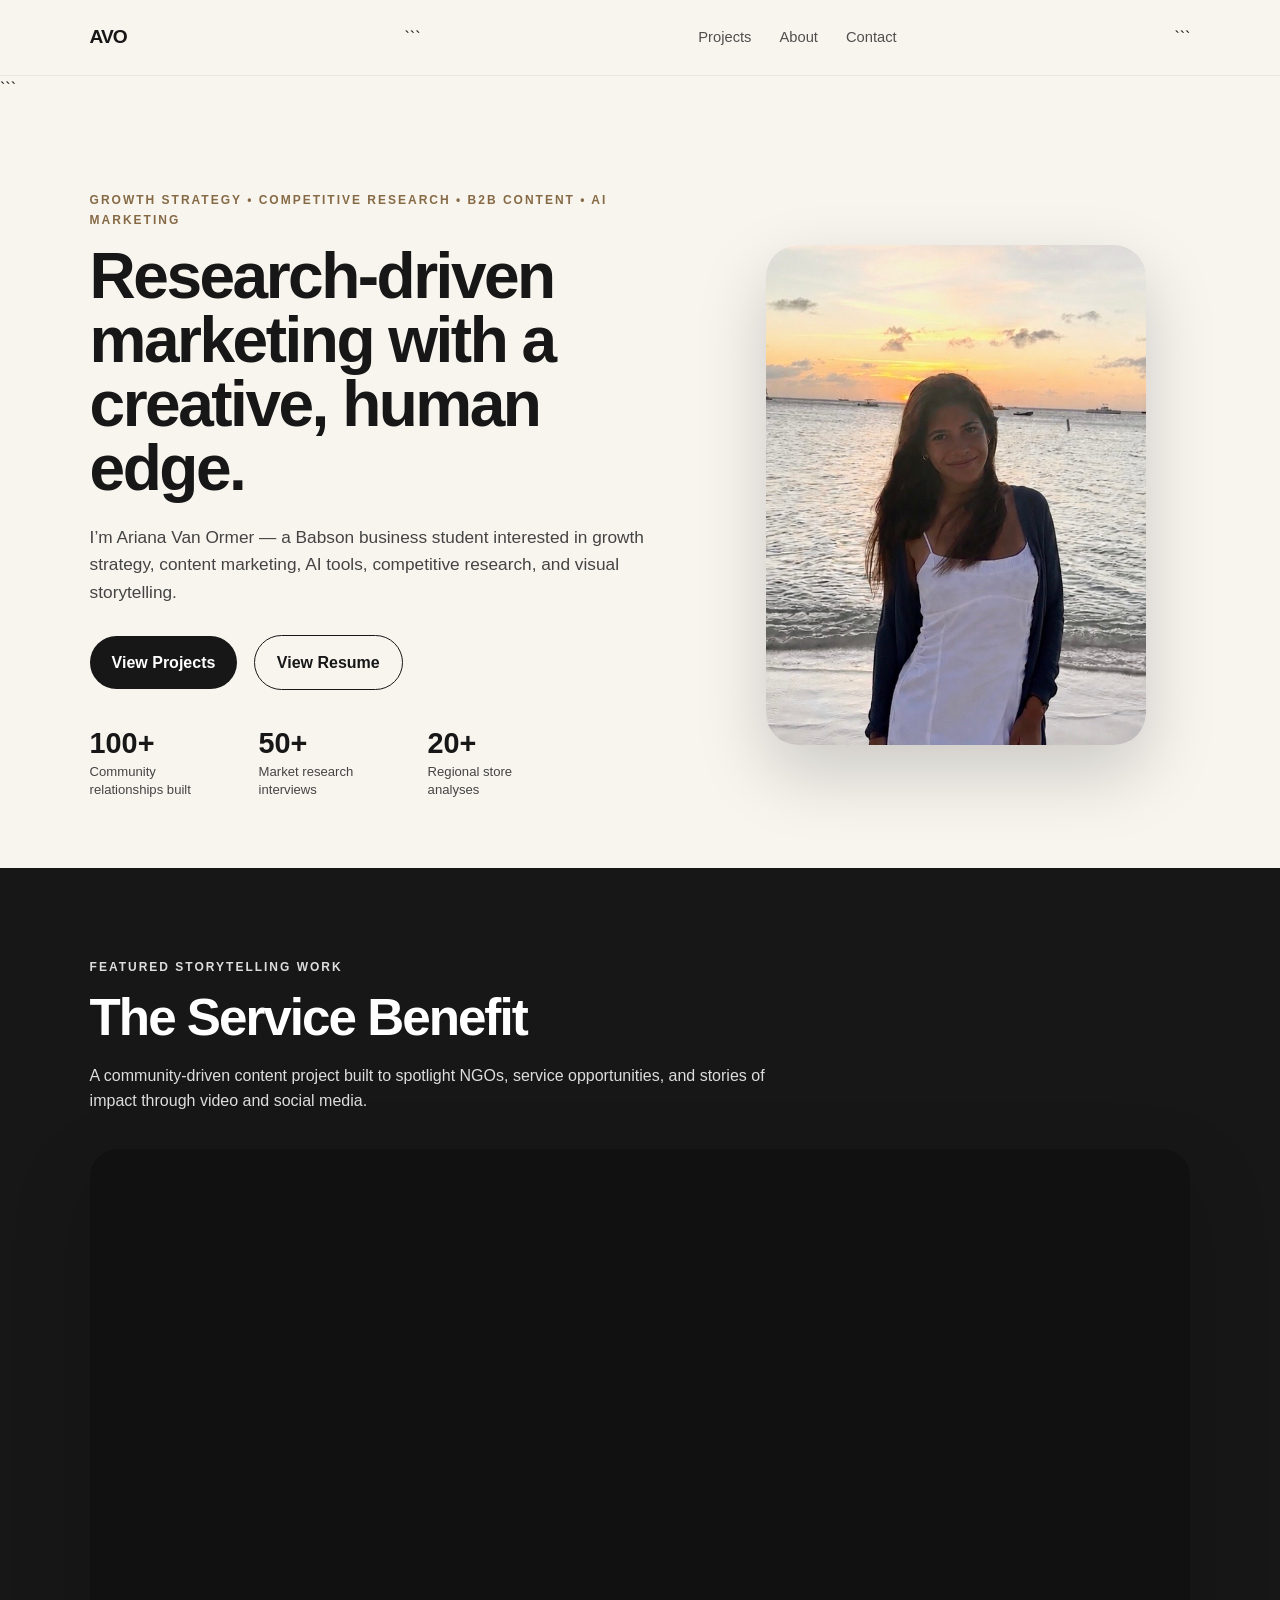
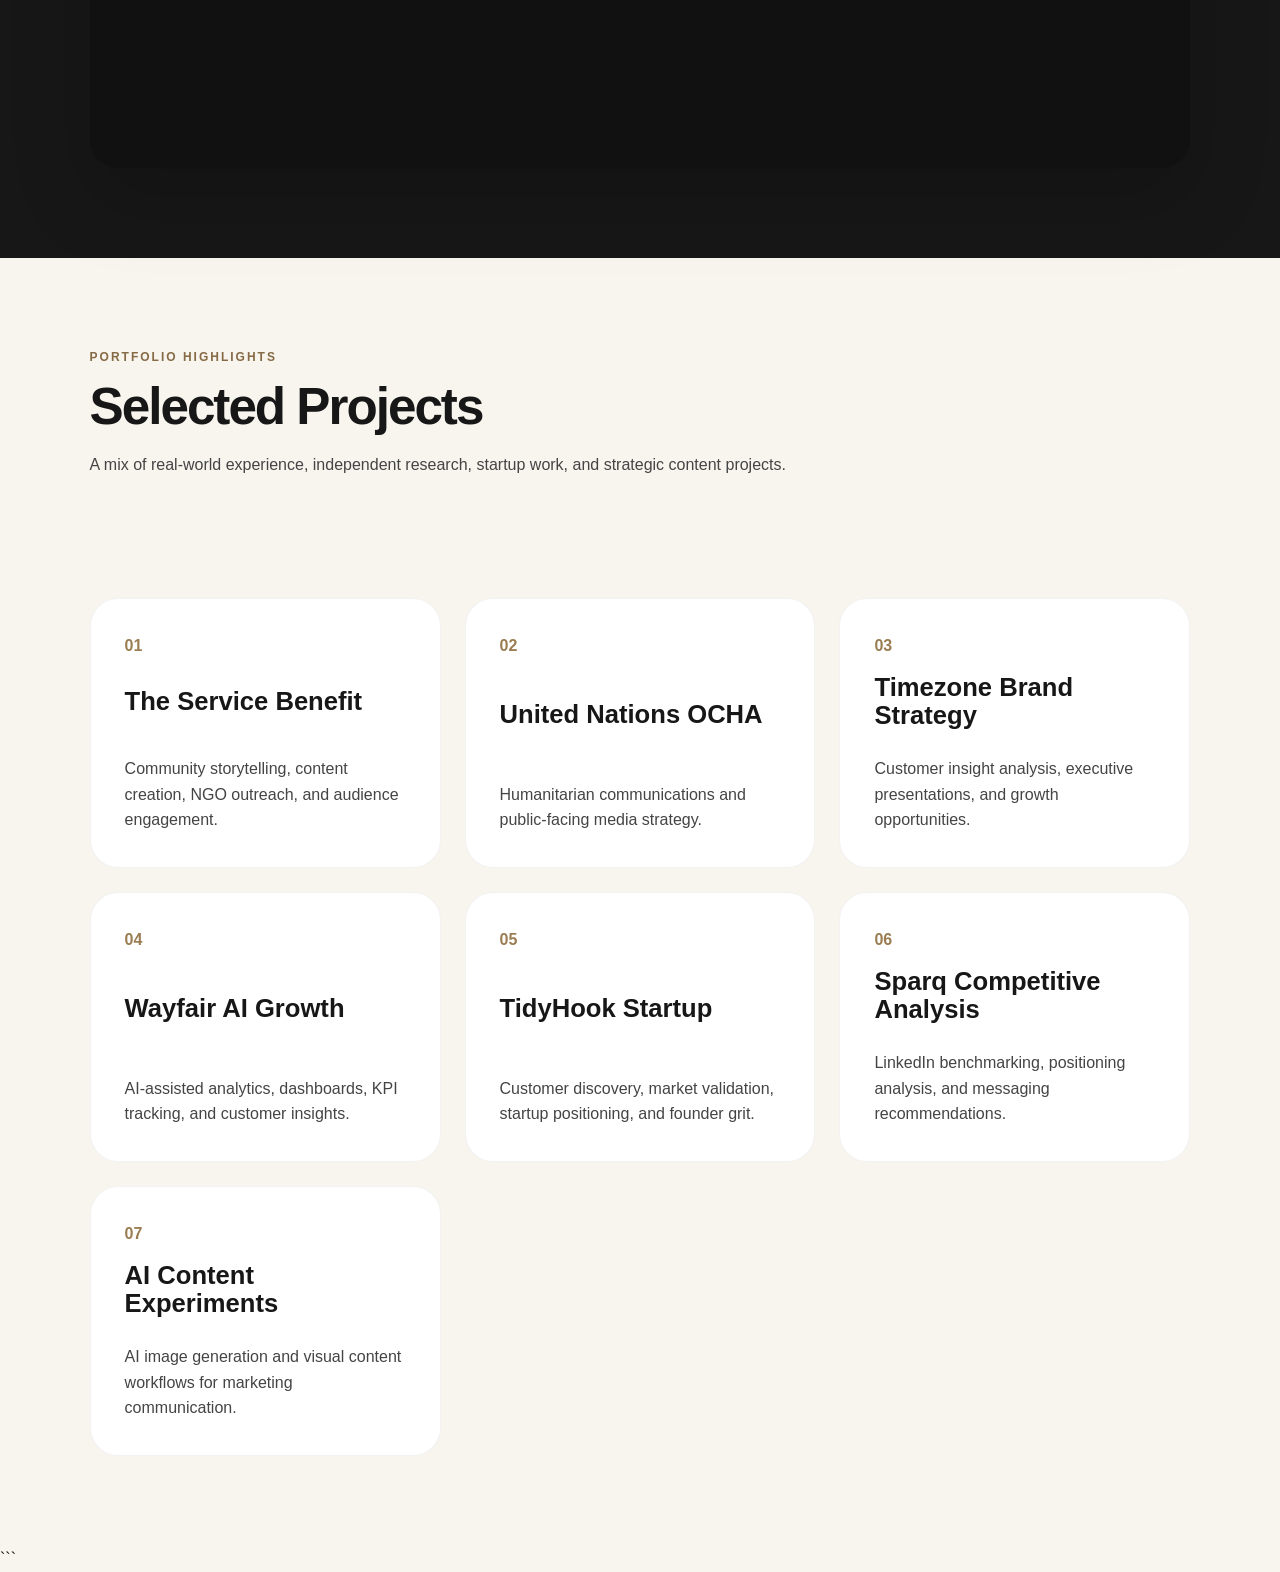
<file: index.html>
<!DOCTYPE html>

<html lang="en">
<head>
  <meta charset="UTF-8" />
  <meta name="viewport" content="width=device-width, initial-scale=1.0" />

  <title>Ariana Van Ormer | Growth Strategy Portfolio</title>

  <link rel="stylesheet" href="css/style.css" />
  <link rel="stylesheet" href="css/homepage.css" />
  <link rel="stylesheet" href="css/animations.css" />
</head>

<body>
  <nav class="nav">
    <a href="index.html" class="logo">AVO</a>

```
<div class="nav-links">
  <a href="projects.html">Projects</a>
  <a href="about.html">About</a>
  <a href="contact.html">Contact</a>
</div>
```

  </nav>

  <main class="home-page">

```
<section class="clean-hero">

  <div class="clean-hero-text">
    <p class="eyebrow">Growth Strategy • Competitive Research • B2B Content • AI Marketing</p>

    <h1>Research-driven marketing with a creative, human edge.</h1>

    <p class="clean-subtext">
      I’m Ariana Van Ormer — a Babson business student interested in growth strategy,
      content marketing, AI tools, competitive research, and visual storytelling.
    </p>

    <div class="hero-buttons">
      <a href="projects.html" class="btn primary">View Projects</a>
      <a href="docs/Ariana Van Ormer - Resume.pdf" class="btn secondary" target="_blank">View Resume</a>
    </div>

    <div class="clean-stats">
      <div>
        <h3>100+</h3>
        <p>Community relationships built</p>
      </div>

      <div>
        <h3>50+</h3>
        <p>Market research interviews</p>
      </div>

      <div>
        <h3>20+</h3>
        <p>Regional store analyses</p>
      </div>
    </div>
  </div>

  <div class="clean-hero-photo">
    <img src="assets/images/about-me/headshot.jpg" alt="Ariana Van Ormer" />
  </div>

</section>

<section class="video-feature">
  <p class="eyebrow">Featured Storytelling Work</p>

  <h2>The Service Benefit</h2>

  <p>
    A community-driven content project built to spotlight NGOs, service opportunities,
    and stories of impact through video and social media.
  </p>

  <div class="youtube-frame">
    <iframe
      src="https://www.youtube.com/embed/CHI6jmETWxI"
      title="The Service Benefit Featured Video"
      frameborder="0"
      allowfullscreen>
    </iframe>
  </div>
</section>

<section class="home-section">
  <p class="eyebrow">Portfolio Highlights</p>

  <h2>Selected Projects</h2>

  <p class="section-intro">
    A mix of real-world experience, independent research, startup work, and strategic content projects.
  </p>
</section>

<section class="project-grid">

  <a class="project-card" href="projects/service-benefit.html">
    <span>01</span>
    <h3>The Service Benefit</h3>
    <p>Community storytelling, content creation, NGO outreach, and audience engagement.</p>
  </a>

  <a class="project-card" href="projects/un-ocha.html">
    <span>02</span>
    <h3>United Nations OCHA</h3>
    <p>Humanitarian communications and public-facing media strategy.</p>
  </a>

  <a class="project-card" href="projects/timezone-brand-strategy.html">
    <span>03</span>
    <h3>Timezone Brand Strategy</h3>
    <p>Customer insight analysis, executive presentations, and growth opportunities.</p>
  </a>

  <a class="project-card" href="projects/wayfair-ai-growth.html">
    <span>04</span>
    <h3>Wayfair AI Growth</h3>
    <p>AI-assisted analytics, dashboards, KPI tracking, and customer insights.</p>
  </a>

  <a class="project-card" href="projects/tidyhook-startup.html">
    <span>05</span>
    <h3>TidyHook Startup</h3>
    <p>Customer discovery, market validation, startup positioning, and founder grit.</p>
  </a>

  <a class="project-card" href="projects/competitive-analysis.html">
    <span>06</span>
    <h3>Sparq Competitive Analysis</h3>
    <p>LinkedIn benchmarking, positioning analysis, and messaging recommendations.</p>
  </a>

  <a class="project-card" href="projects/ai-content-experiments.html">
    <span>07</span>
    <h3>AI Content Experiments</h3>
    <p>AI image generation and visual content workflows for marketing communication.</p>
  </a>

</section>
```

  </main>

  <script src="js/main.js"></script>

  <script src="js/navigation.js"></script>

  <script src="js/animations.js"></script>

  <script src="js/charts.js"></script>

</body>
</html>
</file>
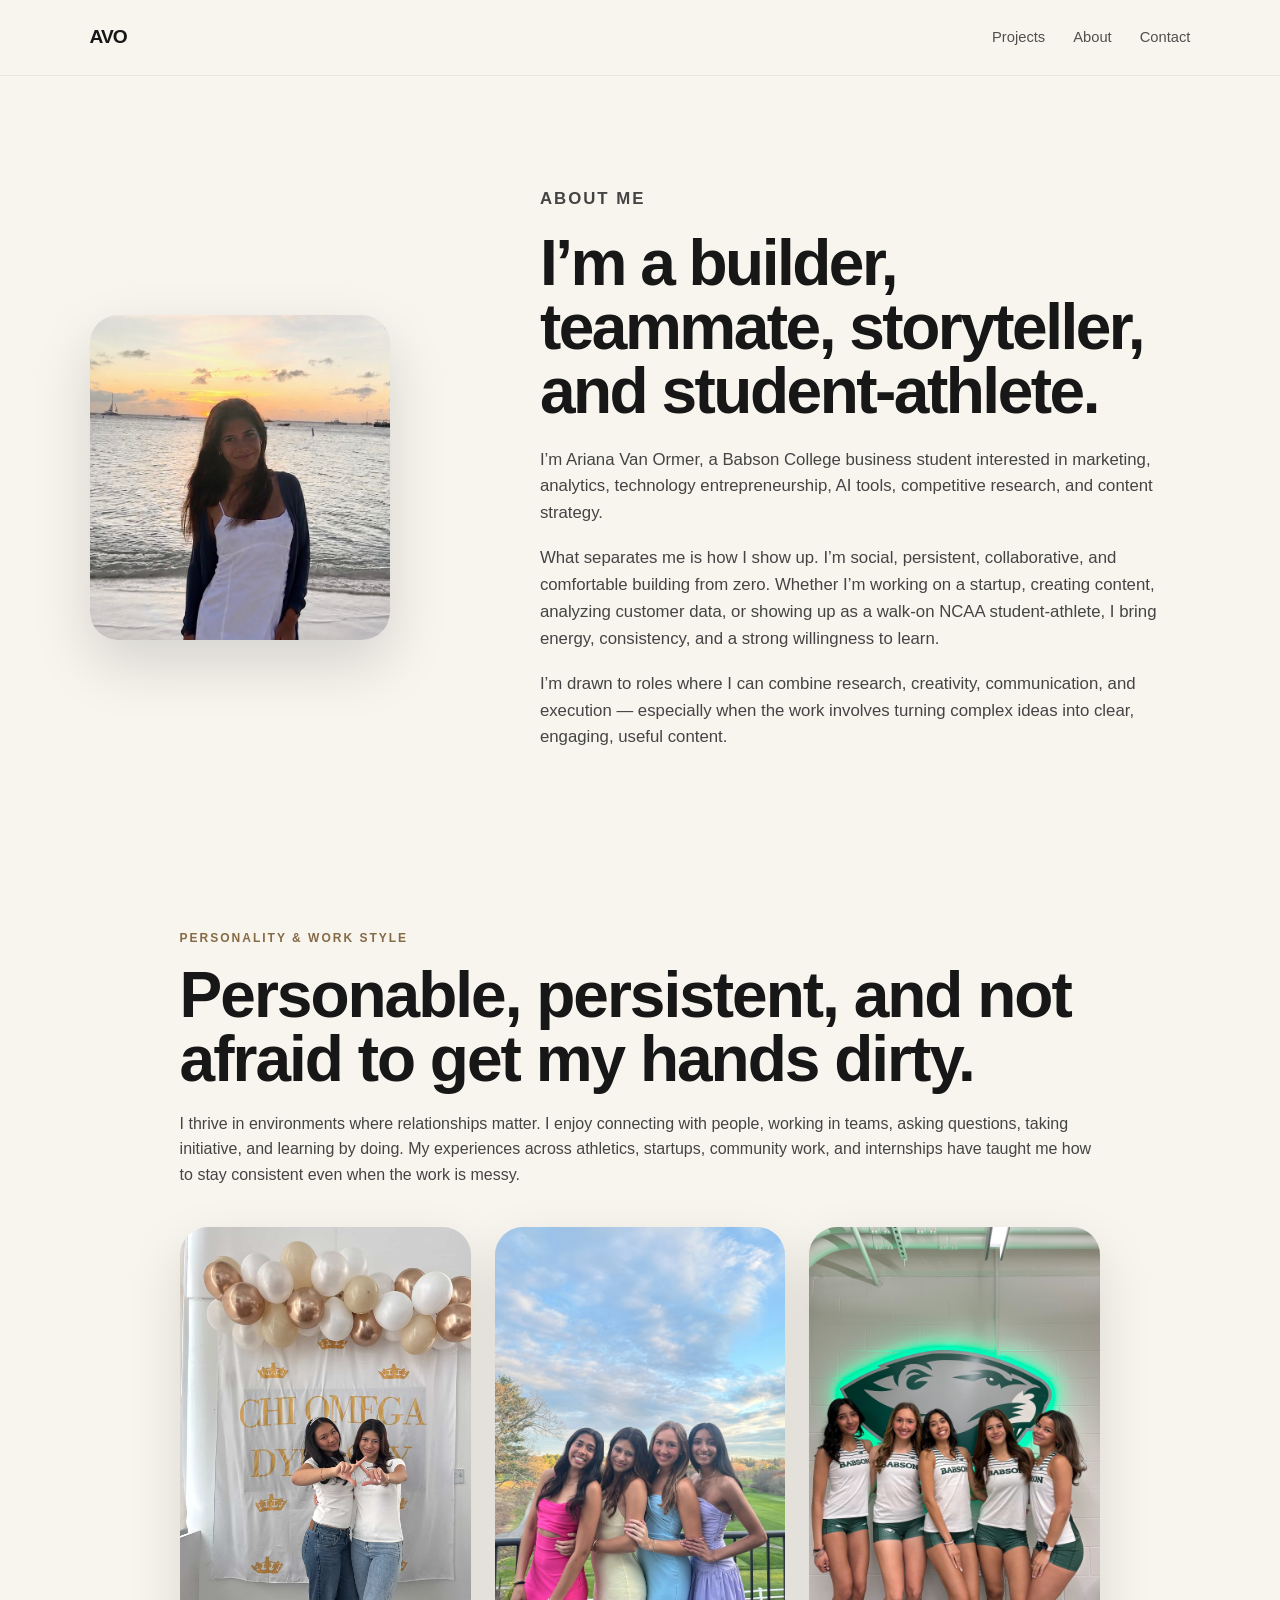
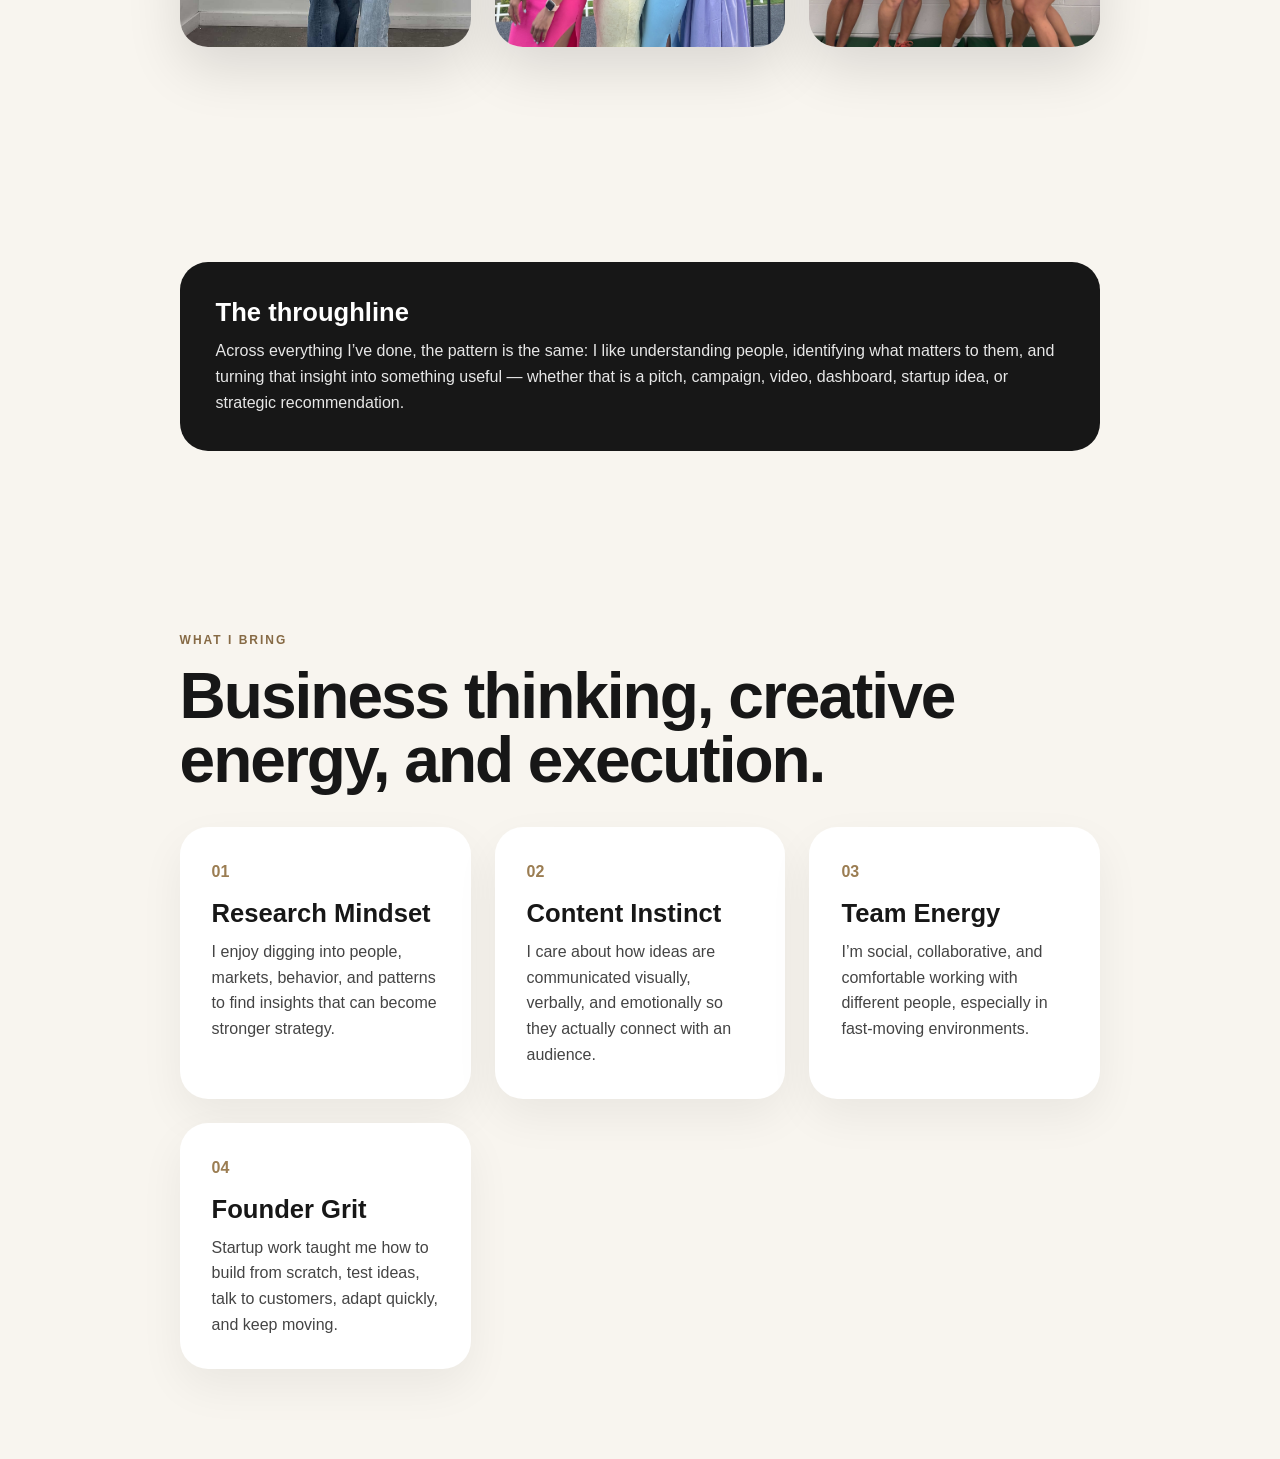
<file: about.html>
<!DOCTYPE html>
<html lang="en">
<head>
  <meta charset="UTF-8" />
  <meta name="viewport" content="width=device-width, initial-scale=1.0" />

  <title>About | Ariana Van Ormer</title>

  <link rel="stylesheet" href="css/style.css" />
  <link rel="stylesheet" href="css/homepage.css" />
  <link rel="stylesheet" href="css/animations.css" />

  <style>
    .about-hero {
      padding: 110px 7% 70px;
      display: grid;
      grid-template-columns: 0.75fr 1.25fr;
      gap: 60px;
      align-items: center;
    }

    .about-photo img {
      width: 100%;
      max-width: 300px;
      height: auto;
      display: block;
      border-radius: 28px;
      box-shadow: 0 24px 60px rgba(0,0,0,0.14);
    }

    .about-text {
      max-width: 850px;
    }

    .about-text h1 {
      font-size: clamp(2.5rem, 5vw, 5rem);
      line-height: 1;
      letter-spacing: -2.5px;
      margin-bottom: 24px;
    }

    .about-text p {
      font-size: 1.05rem;
      margin-bottom: 18px;
      color: #444;
    }

    .about-gallery {
      display: grid;
      grid-template-columns: repeat(3, 1fr);
      gap: 24px;
      margin-top: 40px;
    }

    .about-gallery img {
      width: 100%;
      height: 420px;
      object-fit: cover;
      border-radius: 28px;
      box-shadow: 0 22px 55px rgba(0,0,0,0.12);
    }

    .about-card-grid {
      display: grid;
      grid-template-columns: repeat(auto-fit, minmax(240px, 1fr));
      gap: 24px;
      margin-top: 35px;
    }

    .about-card {
      background: white;
      border-radius: 28px;
      padding: 32px;
      box-shadow: 0 18px 45px rgba(0,0,0,0.06);
    }

    .about-card span {
      color: #9b7d52;
      font-weight: 800;
      display: block;
      margin-bottom: 14px;
    }

    @media (max-width: 900px) {
      .about-hero {
        grid-template-columns: 1fr;
      }

      .about-gallery {
        grid-template-columns: 1fr;
      }

      .about-gallery img {
        height: auto;
      }
    }
  </style>
</head>

<body>

  <nav class="nav">
    <a href="index.html" class="logo">AVO</a>

    <div class="nav-links">
      <a href="projects.html">Projects</a>
      <a href="about.html">About</a>
      <a href="contact.html">Contact</a>
    </div>
  </nav>

  <section class="about-hero">

    <div class="about-photo">
      <img
        src="assets/images/about-me/headshot.jpg"
        alt="Ariana Van Ormer headshot" />
    </div>

    <div class="about-text">

      <p class="eyebrow">
        About Me
      </p>

      <h1>
        I’m a builder, teammate, storyteller, and student-athlete.
      </h1>

      <p>
        I’m Ariana Van Ormer, a Babson College business student interested in marketing,
        analytics, technology entrepreneurship, AI tools, competitive research, and content strategy.
      </p>

      <p>
        What separates me is how I show up. I’m social, persistent, collaborative, and comfortable
        building from zero. Whether I’m working on a startup, creating content, analyzing customer data,
        or showing up as a walk-on NCAA student-athlete, I bring energy, consistency, and a strong
        willingness to learn.
      </p>

      <p>
        I’m drawn to roles where I can combine research, creativity, communication, and execution —
        especially when the work involves turning complex ideas into clear, engaging, useful content.
      </p>

    </div>

  </section>

  <section class="case-section reveal">

    <p class="eyebrow">
      Personality & Work Style
    </p>

    <h2>
      Personable, persistent, and not afraid to get my hands dirty.
    </h2>

    <p>
      I thrive in environments where relationships matter. I enjoy connecting with people, working in teams,
      asking questions, taking initiative, and learning by doing. My experiences across athletics, startups,
      community work, and internships have taught me how to stay consistent even when the work is messy.
    </p>

    <div class="about-gallery">

      <img
        src="assets/images/about-me/campus-community.JPG"
        alt="Ariana involved in campus community" />

      <img
        src="assets/images/about-me/friends-event.JPG"
        alt="Ariana with friends at a campus event" />

      <img
        src="assets/images/about-me/athlete.jpg"
        alt="Ariana as a student athlete" />

    </div>

  </section>

  <section class="case-section reveal">

    <div class="insight-card">

      <h3>
        The throughline
      </h3>

      <p>
        Across everything I’ve done, the pattern is the same: I like understanding people,
        identifying what matters to them, and turning that insight into something useful —
        whether that is a pitch, campaign, video, dashboard, startup idea, or strategic recommendation.
      </p>

    </div>

  </section>

  <section class="case-section reveal">

    <p class="eyebrow">
      What I Bring
    </p>

    <h2>
      Business thinking, creative energy, and execution.
    </h2>

    <div class="about-card-grid">

      <div class="about-card">
        <span>01</span>
        <h3>Research Mindset</h3>
        <p>
          I enjoy digging into people, markets, behavior, and patterns to find insights that can
          become stronger strategy.
        </p>
      </div>

      <div class="about-card">
        <span>02</span>
        <h3>Content Instinct</h3>
        <p>
          I care about how ideas are communicated visually, verbally, and emotionally so they
          actually connect with an audience.
        </p>
      </div>

      <div class="about-card">
        <span>03</span>
        <h3>Team Energy</h3>
        <p>
          I’m social, collaborative, and comfortable working with different people, especially
          in fast-moving environments.
        </p>
      </div>

      <div class="about-card">
        <span>04</span>
        <h3>Founder Grit</h3>
        <p>
          Startup work taught me how to build from scratch, test ideas, talk to customers,
          adapt quickly, and keep moving.
        </p>
      </div>

    </div>

  </section>

  <script src="js/main.js"></script>
  <script src="js/navigation.js"></script>
  <script src="js/animations.js"></script>
  <script src="js/charts.js"></script>

</body>
</html>
</file>
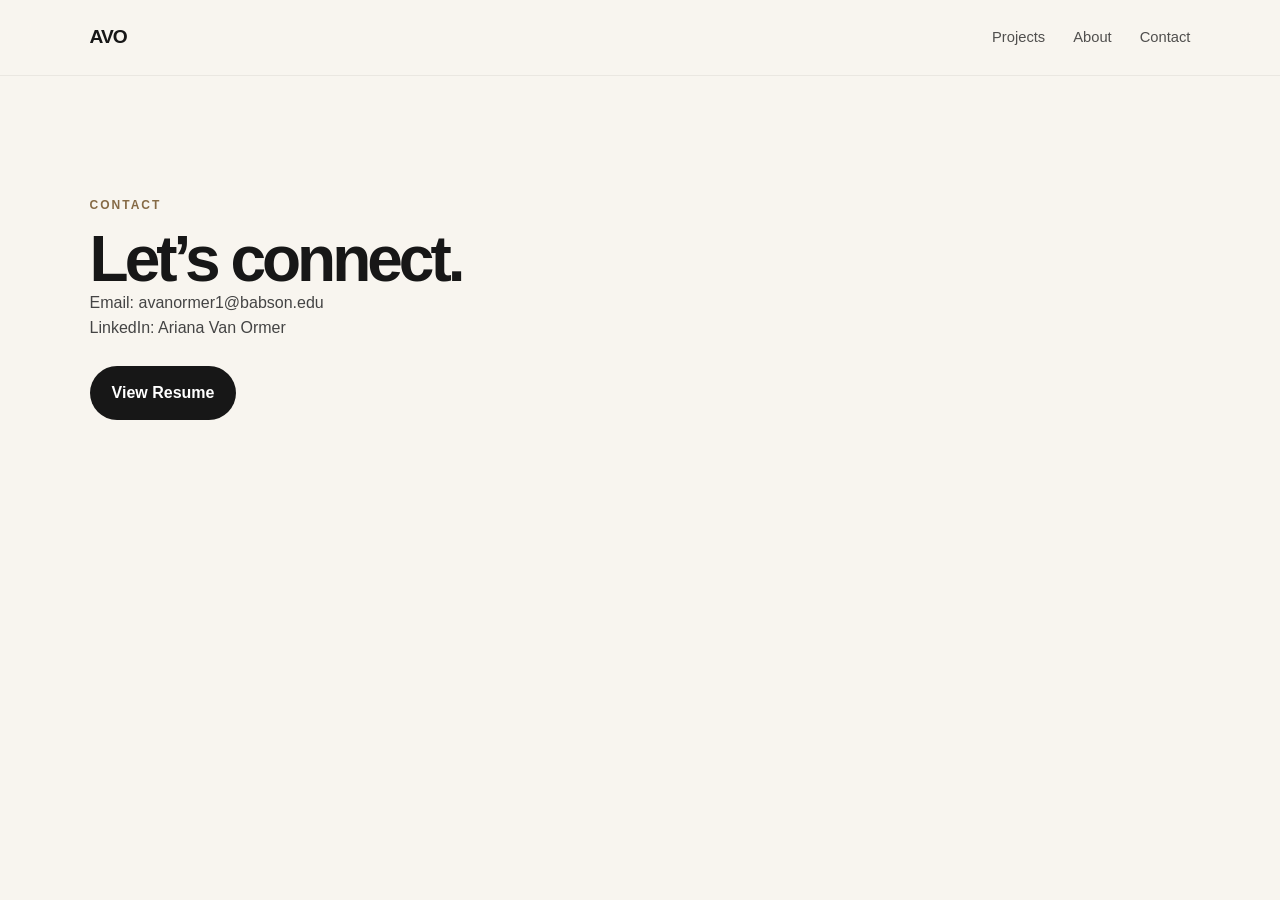
<file: contact.html>
<!DOCTYPE html>
<html lang="en">
<head>
  <meta charset="UTF-8" />
  <title>Contact | Ariana Van Ormer</title>
  <link rel="stylesheet" href="css/style.css" />
</head>
<body>
  <nav class="nav">
    <a href="index.html" class="logo">AVO</a>
    <div class="nav-links">
      <a href="projects.html">Projects</a>
      <a href="about.html">About</a>
      <a href="contact.html">Contact</a>
    </div>
  </nav>

  <section class="page-header">
    <p class="eyebrow">Contact</p>
    <h1>Let’s connect.</h1>
    <p>Email: avanormer1@babson.edu</p>
    <p>LinkedIn: <a href="https://www.linkedin.com/in/ariana-van-ormer-18c" target="_blank">Ariana Van Ormer</a></p>
    <br />
    <a href="docs/Ariana Van Ormer - Resume.pdf" class="btn primary" target="_blank">View Resume</a>
  </section>
</body>
</html>
</file>
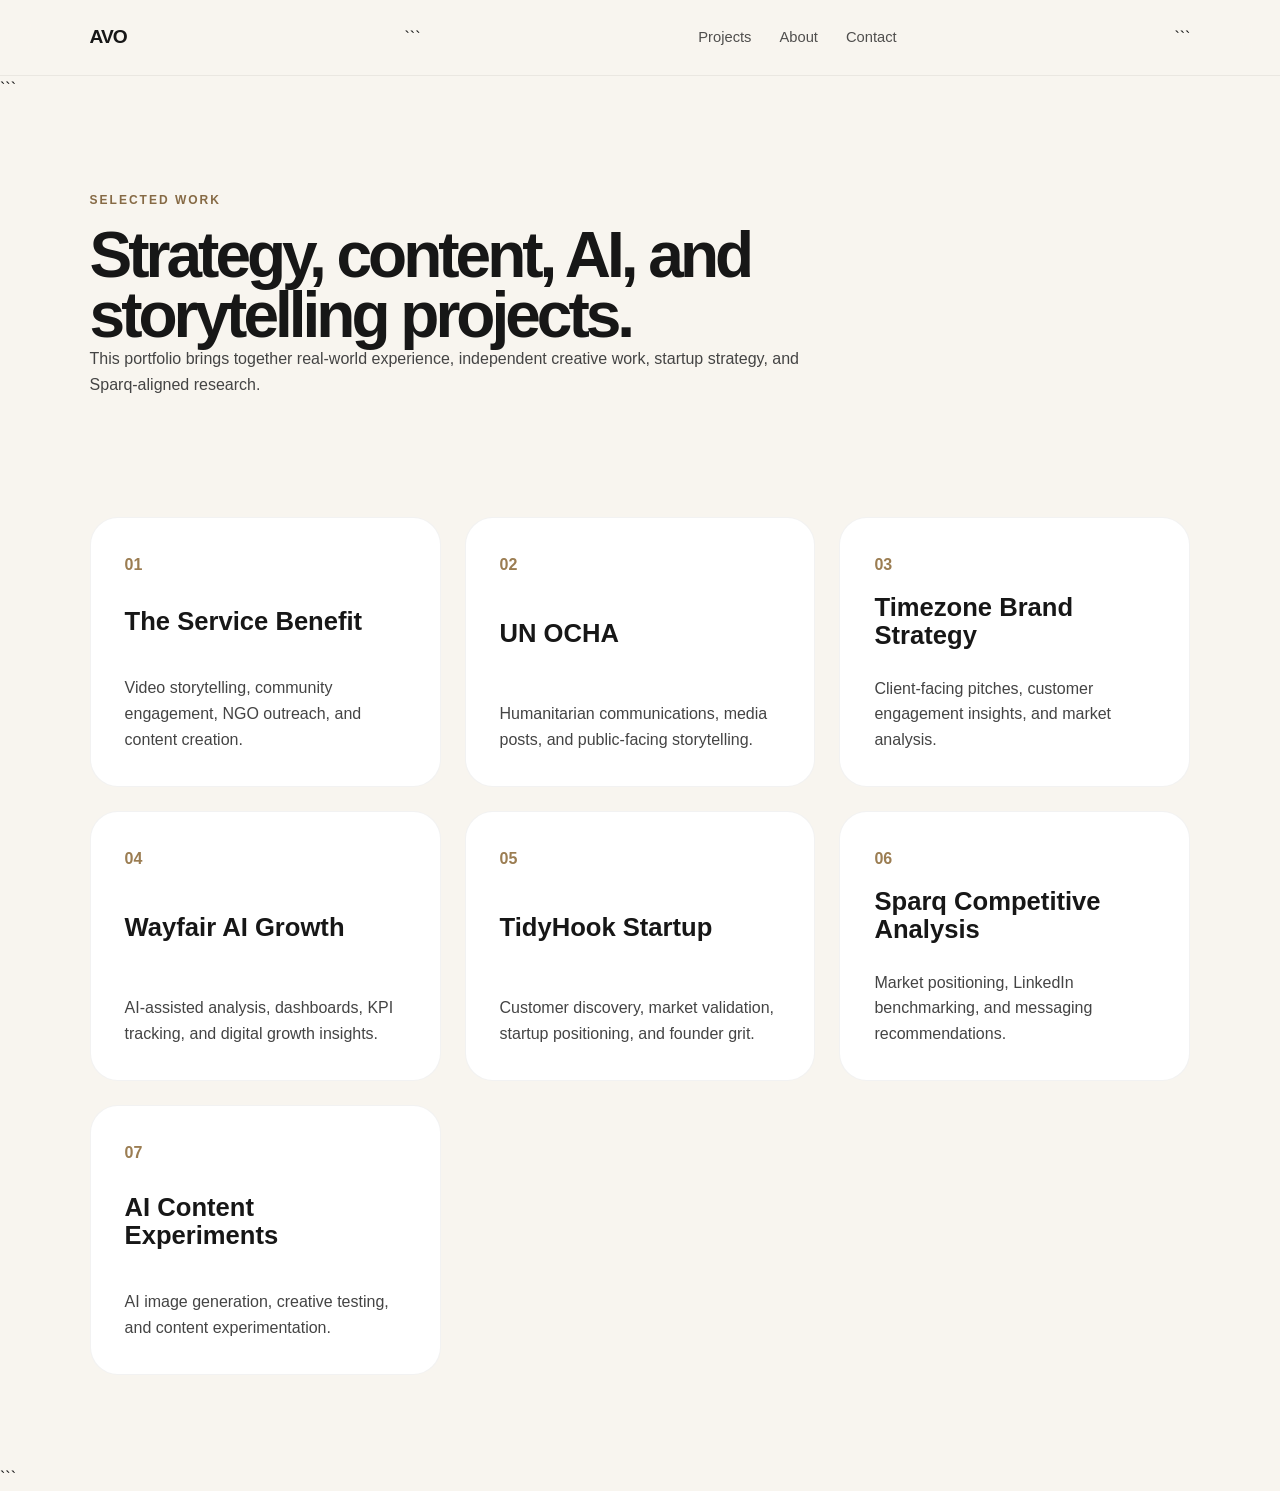
<file: projects.html>
<!DOCTYPE html>

<html lang="en">
<head>
  <meta charset="UTF-8" />
  <meta name="viewport" content="width=device-width, initial-scale=1.0" />

  <title>Projects | Ariana Van Ormer</title>

  <link rel="stylesheet" href="css/style.css" />
  <link rel="stylesheet" href="css/homepage.css" />
  <link rel="stylesheet" href="css/animations.css" />
</head>

<body>
  <nav class="nav">
    <a href="index.html" class="logo">AVO</a>

```
<div class="nav-links">
  <a href="projects.html">Projects</a>
  <a href="about.html">About</a>
  <a href="contact.html">Contact</a>
</div>
```

  </nav>

  <main class="home-page">

```
<section class="home-section">
  <p class="eyebrow">Selected Work</p>

  <h1>Strategy, content, AI, and storytelling projects.</h1>

  <p class="section-intro">
    This portfolio brings together real-world experience, independent creative work,
    startup strategy, and Sparq-aligned research.
  </p>
</section>

<section class="project-grid">

  <a class="project-card" href="projects/service-benefit.html">
    <span>01</span>
    <h3>The Service Benefit</h3>
    <p>Video storytelling, community engagement, NGO outreach, and content creation.</p>
  </a>

  <a class="project-card" href="projects/un-ocha.html">
    <span>02</span>
    <h3>UN OCHA</h3>
    <p>Humanitarian communications, media posts, and public-facing storytelling.</p>
  </a>

  <a class="project-card" href="projects/timezone-brand-strategy.html">
    <span>03</span>
    <h3>Timezone Brand Strategy</h3>
    <p>Client-facing pitches, customer engagement insights, and market analysis.</p>
  </a>

  <a class="project-card" href="projects/wayfair-ai-growth.html">
    <span>04</span>
    <h3>Wayfair AI Growth</h3>
    <p>AI-assisted analysis, dashboards, KPI tracking, and digital growth insights.</p>
  </a>

  <a class="project-card" href="projects/tidyhook-startup.html">
    <span>05</span>
    <h3>TidyHook Startup</h3>
    <p>Customer discovery, market validation, startup positioning, and founder grit.</p>
  </a>

  <a class="project-card" href="projects/competitive-analysis.html">
    <span>06</span>
    <h3>Sparq Competitive Analysis</h3>
    <p>Market positioning, LinkedIn benchmarking, and messaging recommendations.</p>
  </a>

  <a class="project-card" href="projects/ai-content-experiments.html">
    <span>07</span>
    <h3>AI Content Experiments</h3>
    <p>AI image generation, creative testing, and content experimentation.</p>
  </a>

</section>
```

  </main>

  <script src="js/main.js"></script>

  <script src="js/navigation.js"></script>

  <script src="js/animations.js"></script>

  <script src="js/charts.js"></script>

</body>
</html>
</file>
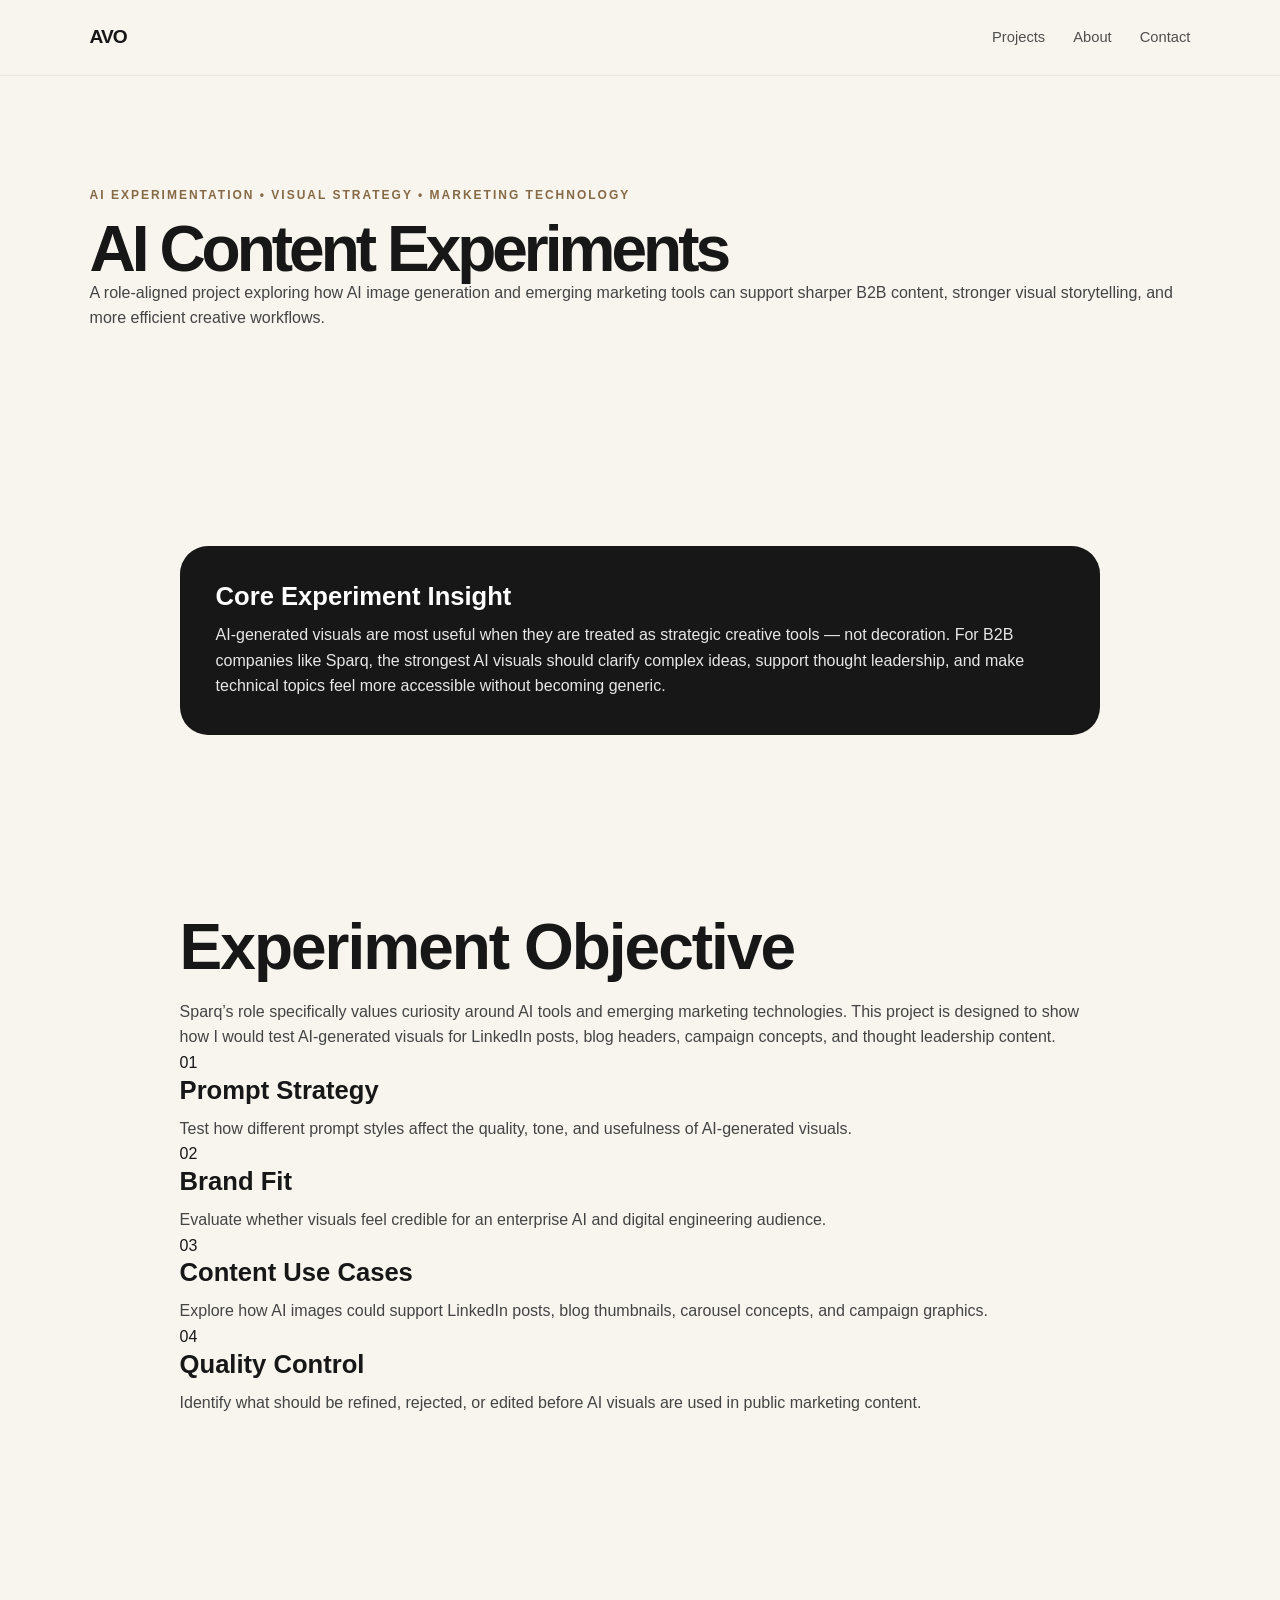
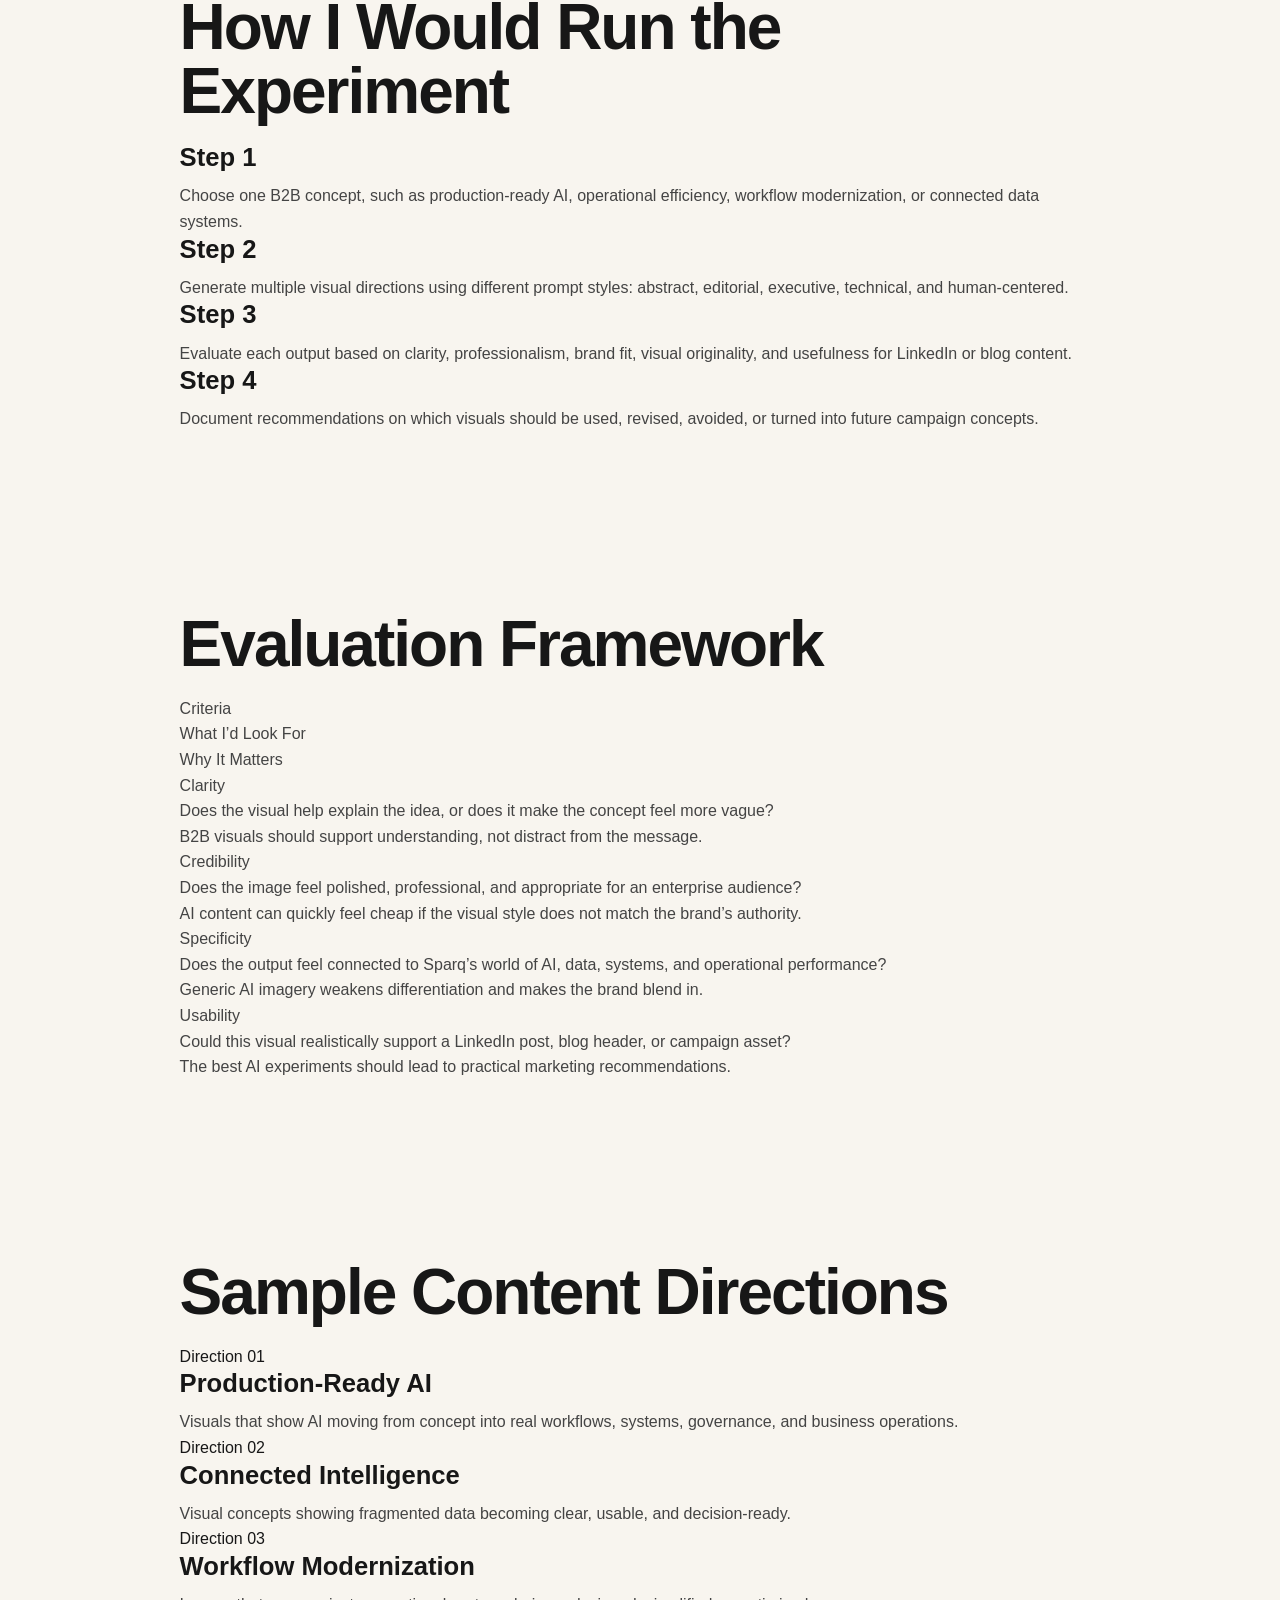
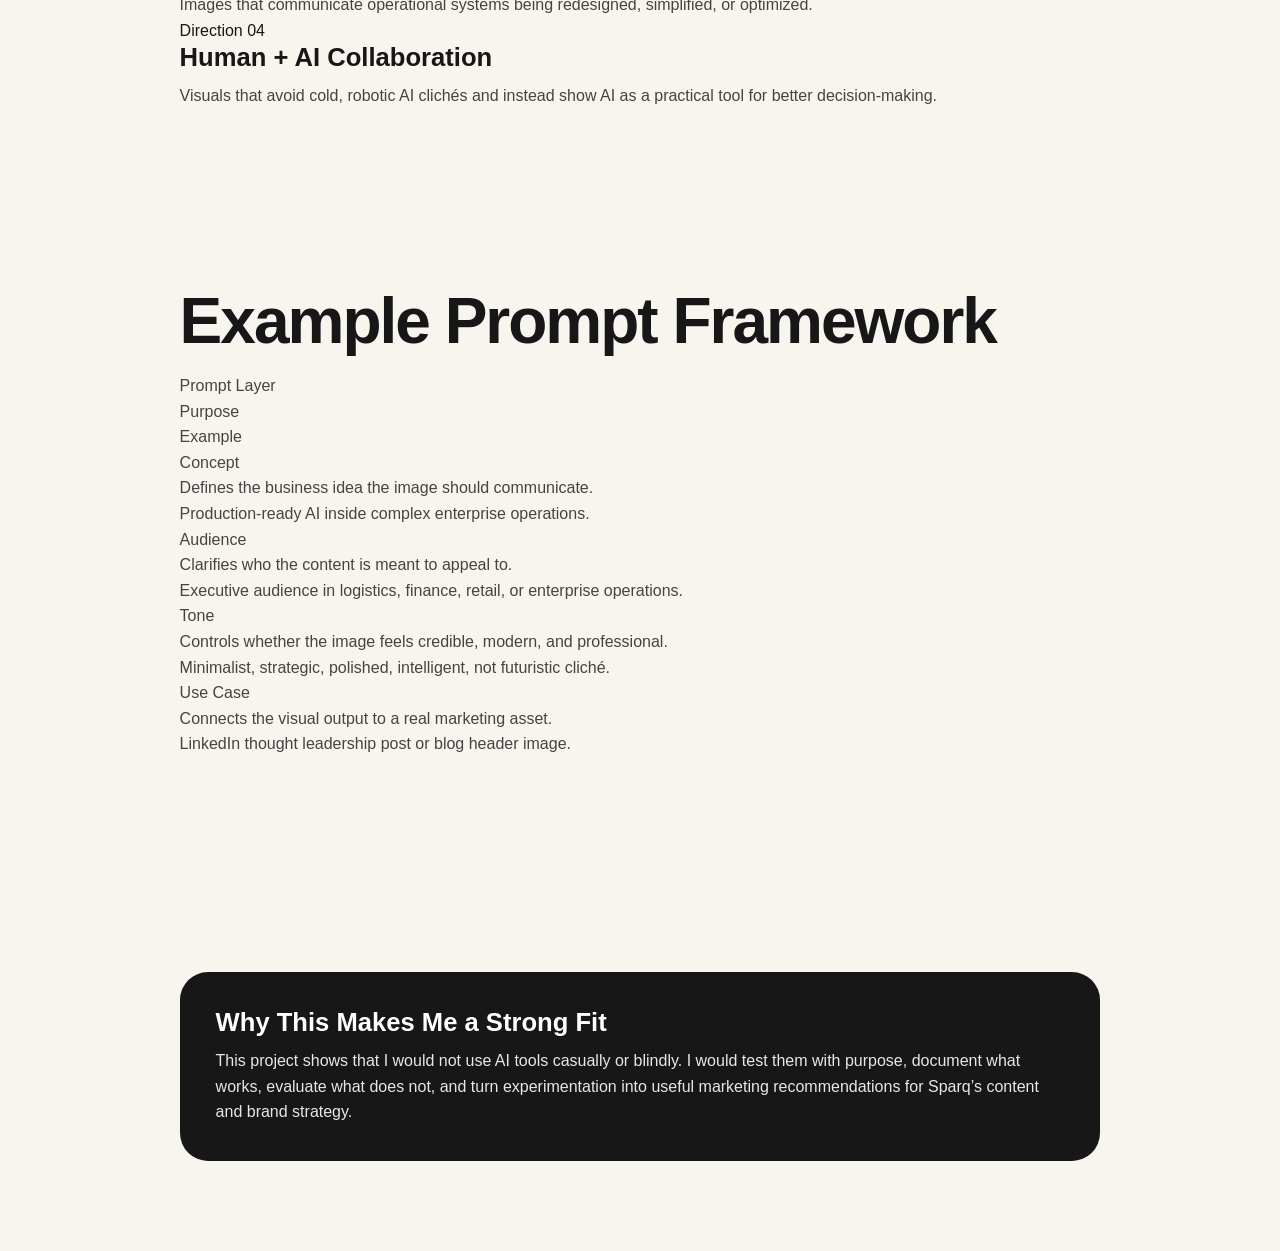
<file: projects/ai-content-experiments.html>
<!DOCTYPE html>
<html lang="en">
<head>
  <meta charset="UTF-8" />
  <title>AI Content Experiments | Ariana Van Ormer</title>

  <link rel="stylesheet" href="../css/style.css" />
  <link rel="stylesheet" href="../css/projects.css" />
  <link rel="stylesheet" href="../css/animations.css" />
</head>

<body>

<nav class="nav">
  <a href="../index.html" class="logo">AVO</a>

  <div class="nav-links">
    <a href="../projects.html">Projects</a>
    <a href="../about.html">About</a>
    <a href="../contact.html">Contact</a>
  </div>
</nav>

<section class="project-hero reveal">

  <p class="eyebrow">AI Experimentation • Visual Strategy • Marketing Technology</p>

  <h1>AI Content Experiments</h1>

  <p>
    A role-aligned project exploring how AI image generation and emerging marketing tools can support
    sharper B2B content, stronger visual storytelling, and more efficient creative workflows.
  </p>

</section>

<section class="case-section reveal">

  <div class="insight-card">
    <h3>Core Experiment Insight</h3>
    <p>
      AI-generated visuals are most useful when they are treated as strategic creative tools — not decoration.
      For B2B companies like Sparq, the strongest AI visuals should clarify complex ideas, support thought leadership,
      and make technical topics feel more accessible without becoming generic.
    </p>
  </div>

</section>

<section class="case-section reveal">

  <h2>Experiment Objective</h2>

  <p>
    Sparq’s role specifically values curiosity around AI tools and emerging marketing technologies.
    This project is designed to show how I would test AI-generated visuals for LinkedIn posts,
    blog headers, campaign concepts, and thought leadership content.
  </p>

  <div class="strategy-grid">

    <div class="strategy-tile">
      <span>01</span>
      <h3>Prompt Strategy</h3>
      <p>Test how different prompt styles affect the quality, tone, and usefulness of AI-generated visuals.</p>
    </div>

    <div class="strategy-tile">
      <span>02</span>
      <h3>Brand Fit</h3>
      <p>Evaluate whether visuals feel credible for an enterprise AI and digital engineering audience.</p>
    </div>

    <div class="strategy-tile">
      <span>03</span>
      <h3>Content Use Cases</h3>
      <p>Explore how AI images could support LinkedIn posts, blog thumbnails, carousel concepts, and campaign graphics.</p>
    </div>

    <div class="strategy-tile">
      <span>04</span>
      <h3>Quality Control</h3>
      <p>Identify what should be refined, rejected, or edited before AI visuals are used in public marketing content.</p>
    </div>

  </div>

</section>

<section class="case-section reveal">

  <h2>How I Would Run the Experiment</h2>

  <div class="process-line">

    <div>
      <h3>Step 1</h3>
      <p>Choose one B2B concept, such as production-ready AI, operational efficiency, workflow modernization, or connected data systems.</p>
    </div>

    <div>
      <h3>Step 2</h3>
      <p>Generate multiple visual directions using different prompt styles: abstract, editorial, executive, technical, and human-centered.</p>
    </div>

    <div>
      <h3>Step 3</h3>
      <p>Evaluate each output based on clarity, professionalism, brand fit, visual originality, and usefulness for LinkedIn or blog content.</p>
    </div>

    <div>
      <h3>Step 4</h3>
      <p>Document recommendations on which visuals should be used, revised, avoided, or turned into future campaign concepts.</p>
    </div>

  </div>

</section>

<section class="case-section reveal">

  <h2>Evaluation Framework</h2>

  <div class="comparison-table">

    <div class="table-row table-head">
      <p>Criteria</p>
      <p>What I’d Look For</p>
      <p>Why It Matters</p>
    </div>

    <div class="table-row">
      <p>Clarity</p>
      <p>Does the visual help explain the idea, or does it make the concept feel more vague?</p>
      <p>B2B visuals should support understanding, not distract from the message.</p>
    </div>

    <div class="table-row">
      <p>Credibility</p>
      <p>Does the image feel polished, professional, and appropriate for an enterprise audience?</p>
      <p>AI content can quickly feel cheap if the visual style does not match the brand’s authority.</p>
    </div>

    <div class="table-row">
      <p>Specificity</p>
      <p>Does the output feel connected to Sparq’s world of AI, data, systems, and operational performance?</p>
      <p>Generic AI imagery weakens differentiation and makes the brand blend in.</p>
    </div>

    <div class="table-row">
      <p>Usability</p>
      <p>Could this visual realistically support a LinkedIn post, blog header, or campaign asset?</p>
      <p>The best AI experiments should lead to practical marketing recommendations.</p>
    </div>

  </div>

</section>

<section class="case-section reveal">

  <h2>Sample Content Directions</h2>

  <div class="strategy-grid">

    <div class="strategy-tile">
      <span>Direction 01</span>
      <h3>Production-Ready AI</h3>
      <p>Visuals that show AI moving from concept into real workflows, systems, governance, and business operations.</p>
    </div>

    <div class="strategy-tile">
      <span>Direction 02</span>
      <h3>Connected Intelligence</h3>
      <p>Visual concepts showing fragmented data becoming clear, usable, and decision-ready.</p>
    </div>

    <div class="strategy-tile">
      <span>Direction 03</span>
      <h3>Workflow Modernization</h3>
      <p>Images that communicate operational systems being redesigned, simplified, or optimized.</p>
    </div>

    <div class="strategy-tile">
      <span>Direction 04</span>
      <h3>Human + AI Collaboration</h3>
      <p>Visuals that avoid cold, robotic AI clichés and instead show AI as a practical tool for better decision-making.</p>
    </div>

  </div>

</section>

<section class="case-section reveal">

  <h2>Example Prompt Framework</h2>

  <div class="comparison-table">

    <div class="table-row table-head">
      <p>Prompt Layer</p>
      <p>Purpose</p>
      <p>Example</p>
    </div>

    <div class="table-row">
      <p>Concept</p>
      <p>Defines the business idea the image should communicate.</p>
      <p>Production-ready AI inside complex enterprise operations.</p>
    </div>

    <div class="table-row">
      <p>Audience</p>
      <p>Clarifies who the content is meant to appeal to.</p>
      <p>Executive audience in logistics, finance, retail, or enterprise operations.</p>
    </div>

    <div class="table-row">
      <p>Tone</p>
      <p>Controls whether the image feels credible, modern, and professional.</p>
      <p>Minimalist, strategic, polished, intelligent, not futuristic cliché.</p>
    </div>

    <div class="table-row">
      <p>Use Case</p>
      <p>Connects the visual output to a real marketing asset.</p>
      <p>LinkedIn thought leadership post or blog header image.</p>
    </div>

  </div>

</section>

<section class="case-section reveal">

  <div class="insight-card">
    <h3>Why This Makes Me a Strong Fit</h3>
    <p>
      This project shows that I would not use AI tools casually or blindly. I would test them with purpose,
      document what works, evaluate what does not, and turn experimentation into useful marketing recommendations
      for Sparq’s content and brand strategy.
    </p>
  </div>

</section>

<script src="../js/main.js"></script>
<script src="../js/navigation.js"></script>
<script src="../js/animations.js"></script>

</body>
</html>
</file>
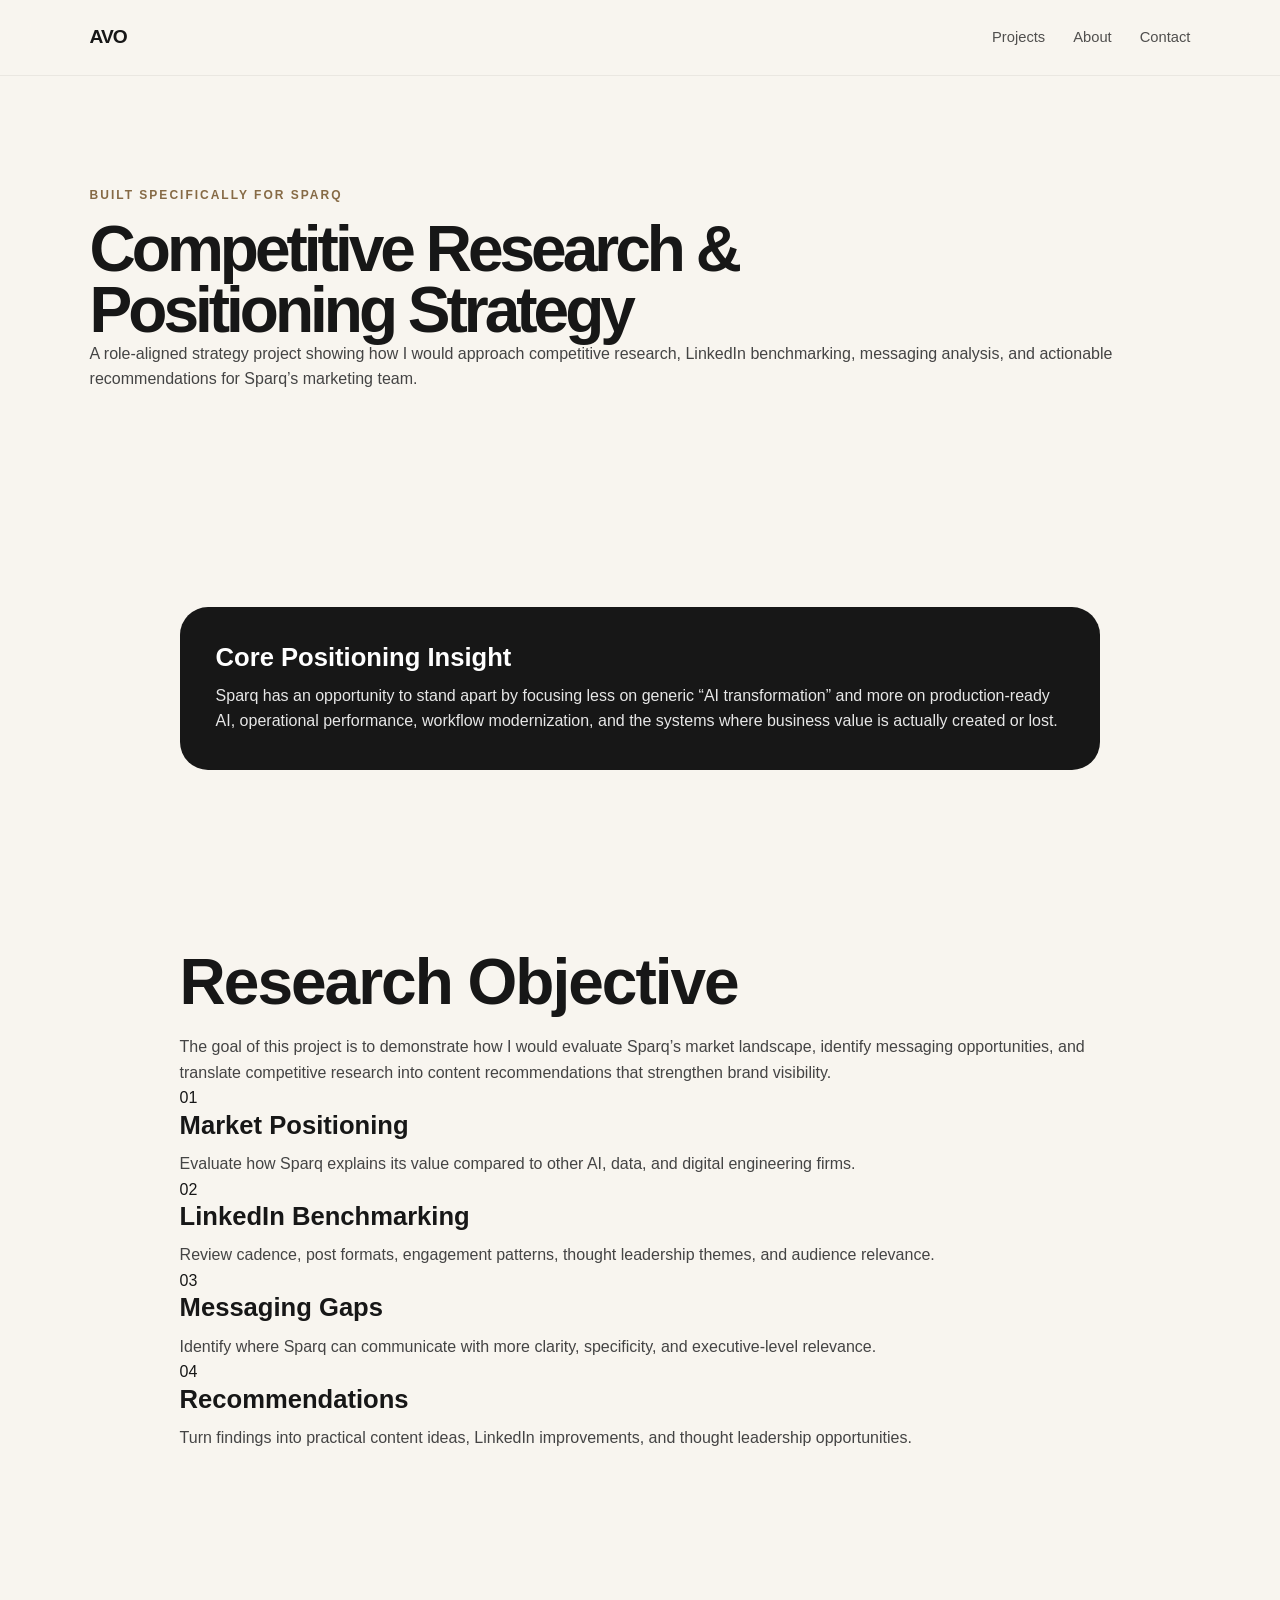
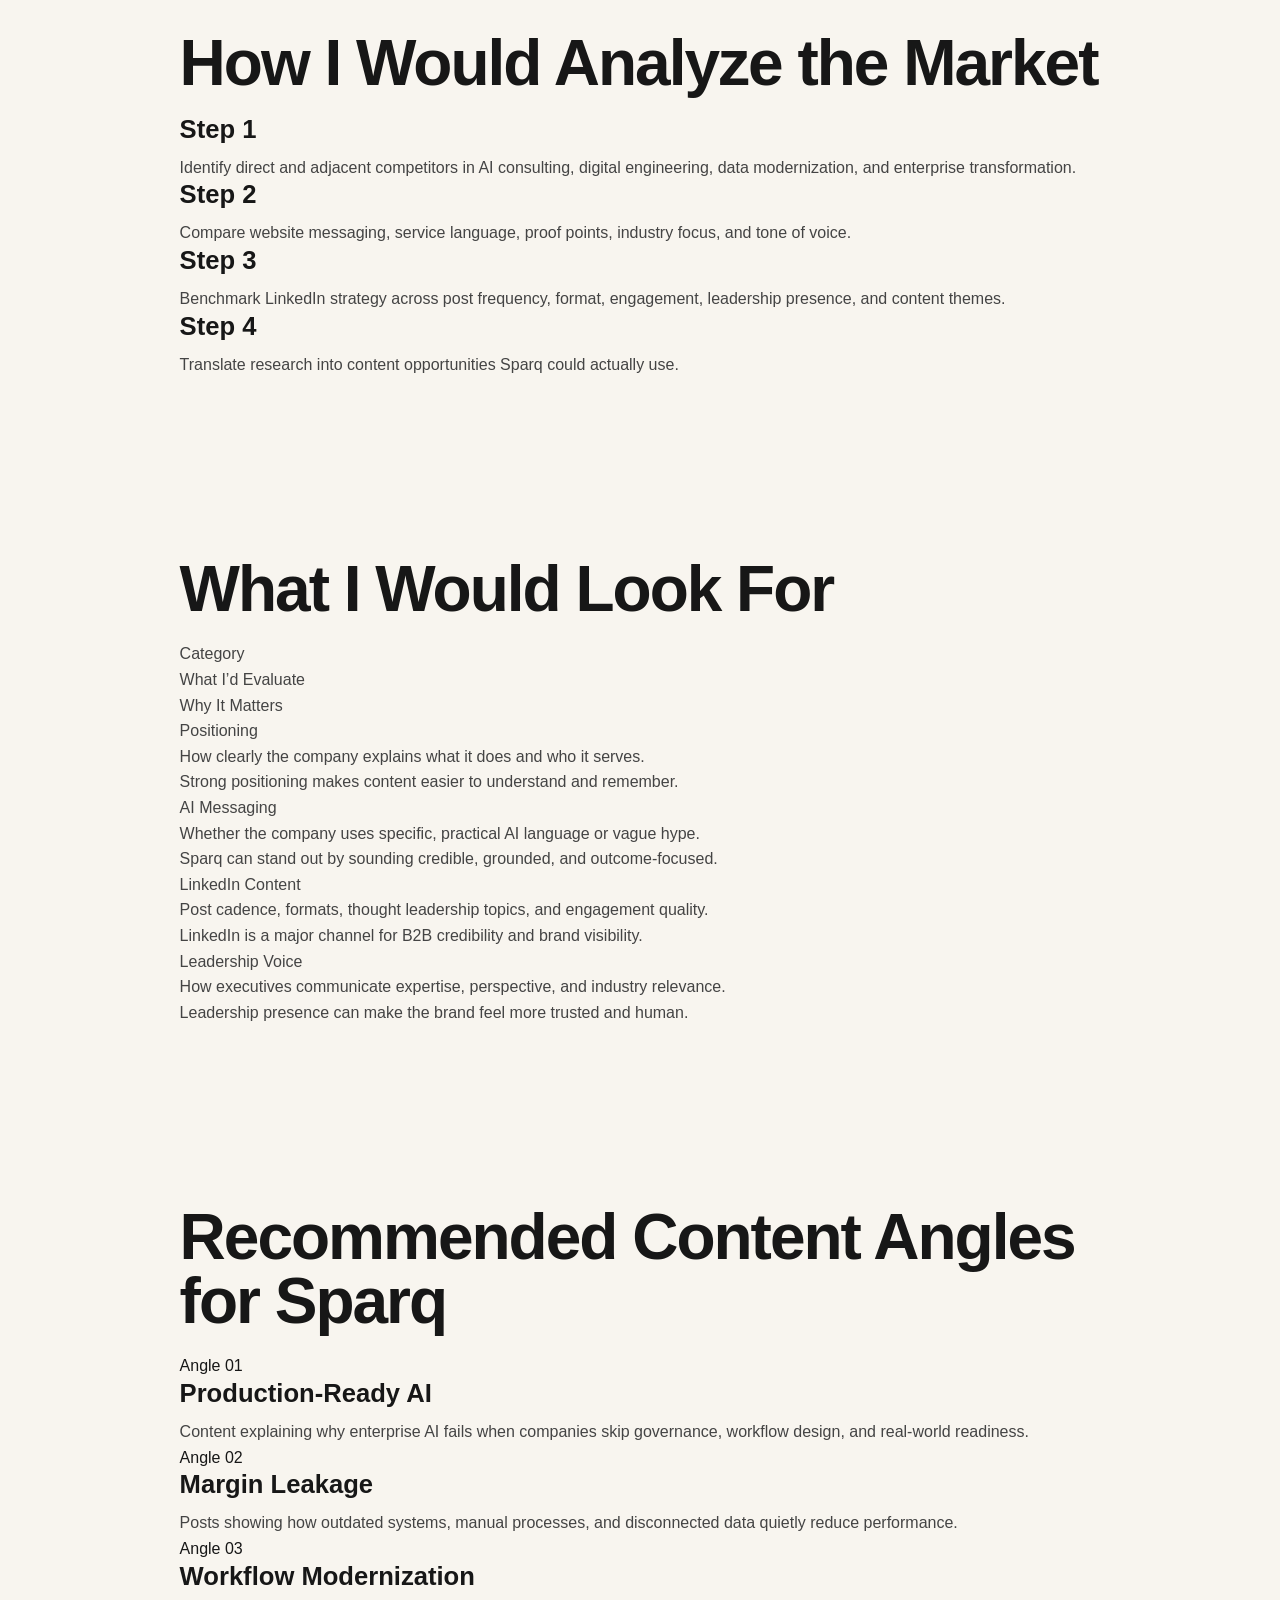
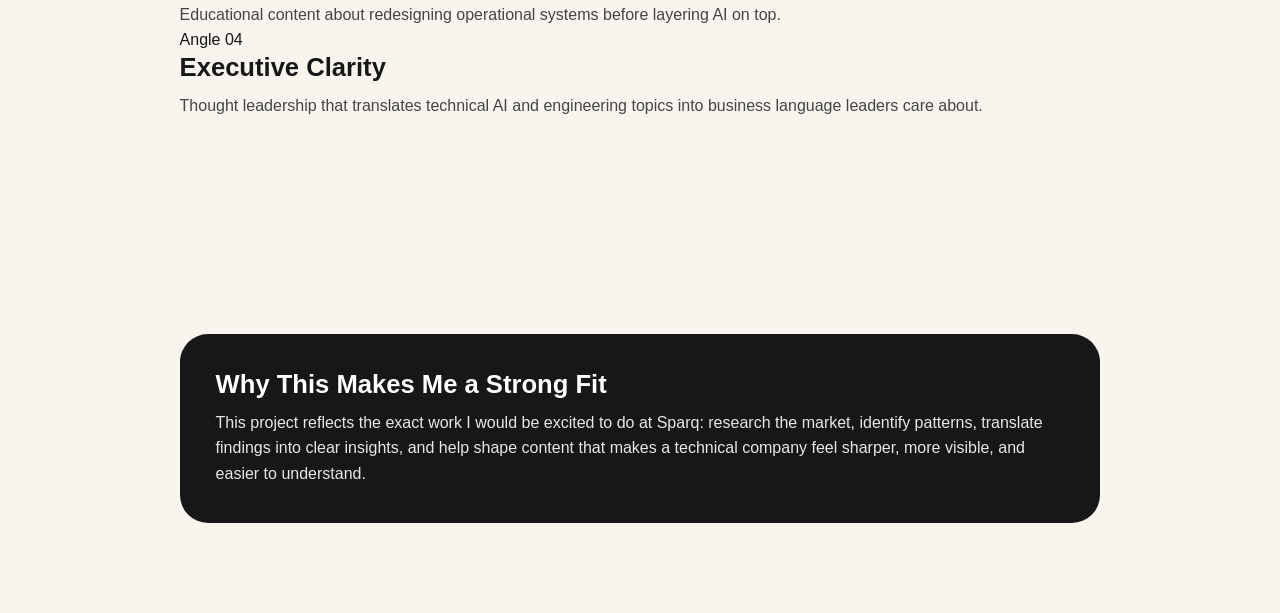
<file: projects/competitive-analysis.html>
<!DOCTYPE html>
<html lang="en">
<head>
  <meta charset="UTF-8" />
  <title>Sparq Competitive Analysis | Ariana Van Ormer</title>

  <link rel="stylesheet" href="../css/style.css" />
  <link rel="stylesheet" href="../css/projects.css" />
  <link rel="stylesheet" href="../css/animations.css" />
</head>

<body>

<nav class="nav">
  <a href="../index.html" class="logo">AVO</a>

  <div class="nav-links">
    <a href="../projects.html">Projects</a>
    <a href="../about.html">About</a>
    <a href="../contact.html">Contact</a>
  </div>
</nav>

<section class="project-hero reveal">

  <p class="eyebrow">Built Specifically for Sparq</p>

  <h1>Competitive Research & Positioning Strategy</h1>

  <p>
    A role-aligned strategy project showing how I would approach competitive research,
    LinkedIn benchmarking, messaging analysis, and actionable recommendations for Sparq’s marketing team.
  </p>

</section>

<section class="case-section reveal">

  <div class="insight-card">
    <h3>Core Positioning Insight</h3>
    <p>
      Sparq has an opportunity to stand apart by focusing less on generic “AI transformation”
      and more on production-ready AI, operational performance, workflow modernization,
      and the systems where business value is actually created or lost.
    </p>
  </div>

</section>

<section class="case-section reveal">

  <h2>Research Objective</h2>

  <p>
    The goal of this project is to demonstrate how I would evaluate Sparq’s market landscape,
    identify messaging opportunities, and translate competitive research into content recommendations
    that strengthen brand visibility.
  </p>

  <div class="strategy-grid">

    <div class="strategy-tile">
      <span>01</span>
      <h3>Market Positioning</h3>
      <p>Evaluate how Sparq explains its value compared to other AI, data, and digital engineering firms.</p>
    </div>

    <div class="strategy-tile">
      <span>02</span>
      <h3>LinkedIn Benchmarking</h3>
      <p>Review cadence, post formats, engagement patterns, thought leadership themes, and audience relevance.</p>
    </div>

    <div class="strategy-tile">
      <span>03</span>
      <h3>Messaging Gaps</h3>
      <p>Identify where Sparq can communicate with more clarity, specificity, and executive-level relevance.</p>
    </div>

    <div class="strategy-tile">
      <span>04</span>
      <h3>Recommendations</h3>
      <p>Turn findings into practical content ideas, LinkedIn improvements, and thought leadership opportunities.</p>
    </div>

  </div>

</section>

<section class="case-section reveal">

  <h2>How I Would Analyze the Market</h2>

  <div class="process-line">

    <div>
      <h3>Step 1</h3>
      <p>Identify direct and adjacent competitors in AI consulting, digital engineering, data modernization, and enterprise transformation.</p>
    </div>

    <div>
      <h3>Step 2</h3>
      <p>Compare website messaging, service language, proof points, industry focus, and tone of voice.</p>
    </div>

    <div>
      <h3>Step 3</h3>
      <p>Benchmark LinkedIn strategy across post frequency, format, engagement, leadership presence, and content themes.</p>
    </div>

    <div>
      <h3>Step 4</h3>
      <p>Translate research into content opportunities Sparq could actually use.</p>
    </div>

  </div>

</section>

<section class="case-section reveal">

  <h2>What I Would Look For</h2>

  <div class="comparison-table">

    <div class="table-row table-head">
      <p>Category</p>
      <p>What I’d Evaluate</p>
      <p>Why It Matters</p>
    </div>

    <div class="table-row">
      <p>Positioning</p>
      <p>How clearly the company explains what it does and who it serves.</p>
      <p>Strong positioning makes content easier to understand and remember.</p>
    </div>

    <div class="table-row">
      <p>AI Messaging</p>
      <p>Whether the company uses specific, practical AI language or vague hype.</p>
      <p>Sparq can stand out by sounding credible, grounded, and outcome-focused.</p>
    </div>

    <div class="table-row">
      <p>LinkedIn Content</p>
      <p>Post cadence, formats, thought leadership topics, and engagement quality.</p>
      <p>LinkedIn is a major channel for B2B credibility and brand visibility.</p>
    </div>

    <div class="table-row">
      <p>Leadership Voice</p>
      <p>How executives communicate expertise, perspective, and industry relevance.</p>
      <p>Leadership presence can make the brand feel more trusted and human.</p>
    </div>

  </div>

</section>

<section class="case-section reveal">

  <h2>Recommended Content Angles for Sparq</h2>

  <div class="strategy-grid">

    <div class="strategy-tile">
      <span>Angle 01</span>
      <h3>Production-Ready AI</h3>
      <p>Content explaining why enterprise AI fails when companies skip governance, workflow design, and real-world readiness.</p>
    </div>

    <div class="strategy-tile">
      <span>Angle 02</span>
      <h3>Margin Leakage</h3>
      <p>Posts showing how outdated systems, manual processes, and disconnected data quietly reduce performance.</p>
    </div>

    <div class="strategy-tile">
      <span>Angle 03</span>
      <h3>Workflow Modernization</h3>
      <p>Educational content about redesigning operational systems before layering AI on top.</p>
    </div>

    <div class="strategy-tile">
      <span>Angle 04</span>
      <h3>Executive Clarity</h3>
      <p>Thought leadership that translates technical AI and engineering topics into business language leaders care about.</p>
    </div>

  </div>

</section>

<section class="case-section reveal">

  <div class="insight-card">
    <h3>Why This Makes Me a Strong Fit</h3>
    <p>
      This project reflects the exact work I would be excited to do at Sparq: research the market,
      identify patterns, translate findings into clear insights, and help shape content that makes a technical
      company feel sharper, more visible, and easier to understand.
    </p>
  </div>

</section>

<script src="../js/main.js"></script>
<script src="../js/navigation.js"></script>
<script src="../js/animations.js"></script>

</body>
</html>
</file>
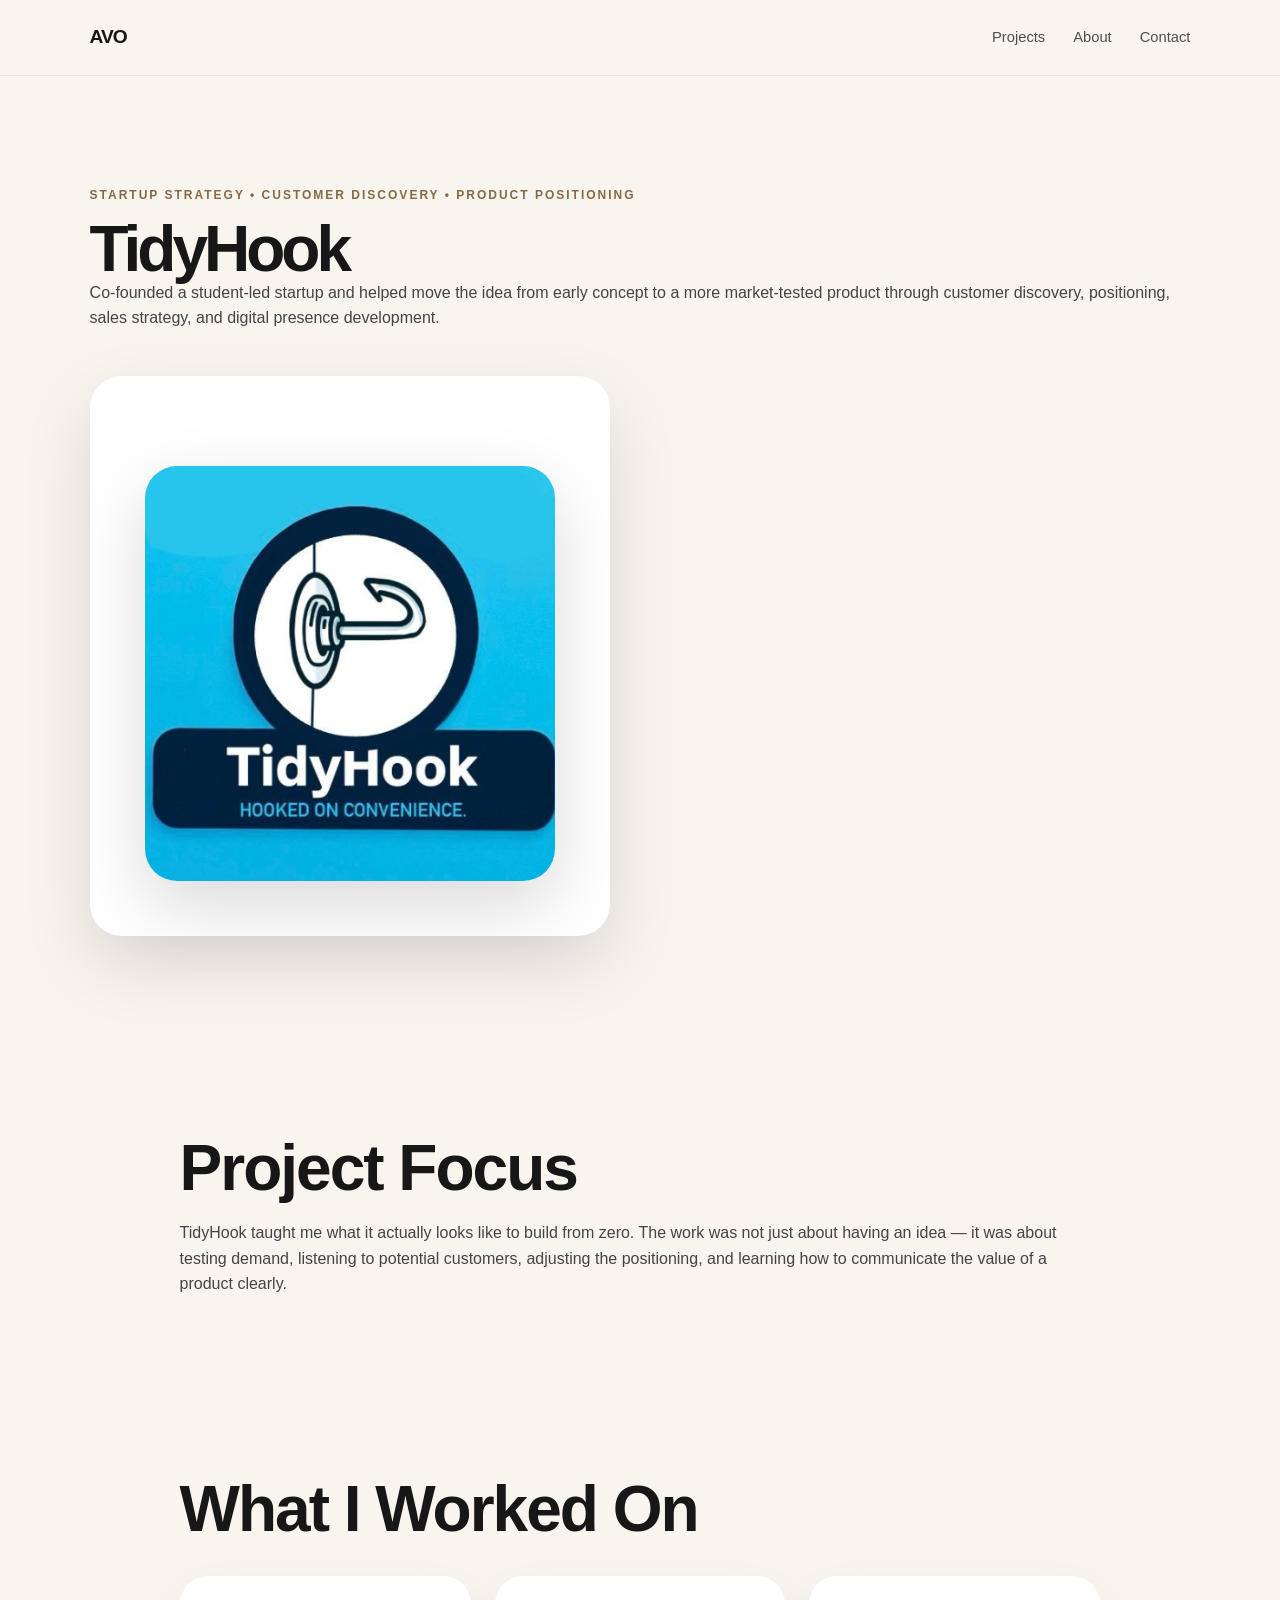
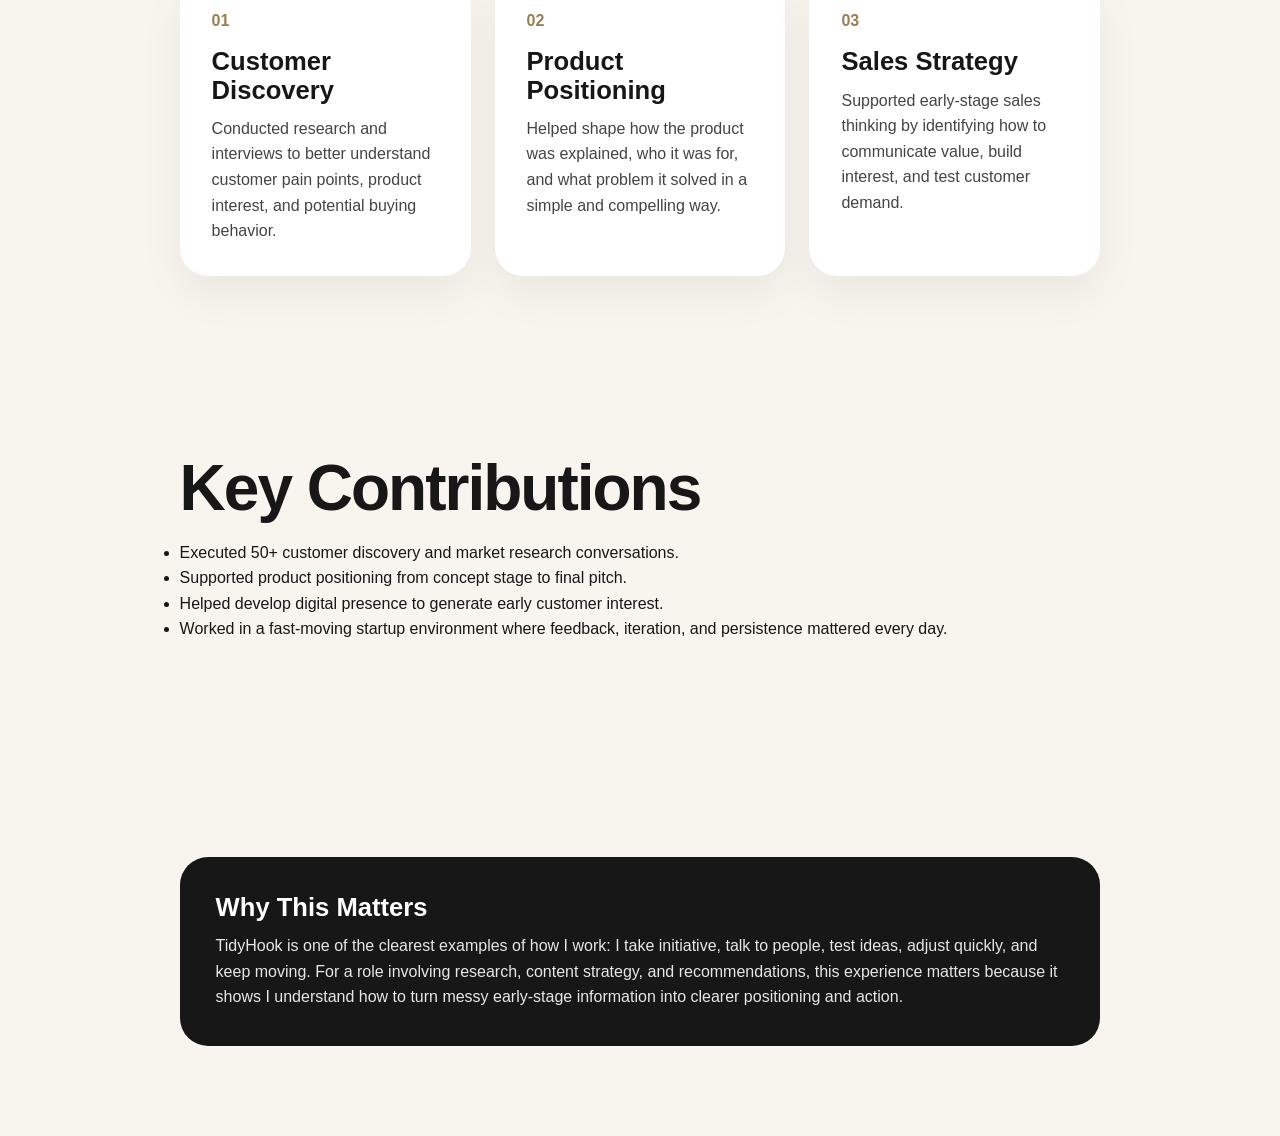
<file: projects/tidyhook-startup.html>
<!DOCTYPE html>
<html lang="en">
<head>
  <meta charset="UTF-8" />
  <meta name="viewport" content="width=device-width, initial-scale=1.0" />

  <title>TidyHook Startup | Ariana Van Ormer</title>

  <link rel="stylesheet" href="../css/style.css" />
  <link rel="stylesheet" href="../css/projects.css" />
  <link rel="stylesheet" href="../css/animations.css" />

  <style>
    .tidyhook-logo-wrap {
      width: 100%;
      max-width: 520px;
      margin: 45px 0 20px;
      padding: 55px;
      background: white;
      border-radius: 32px;
      box-shadow: 0 28px 70px rgba(0, 0, 0, 0.12);
    }

    .tidyhook-logo-wrap img {
      width: 100%;
      height: auto;
      display: block;
      object-fit: contain;
    }

    .strategy-grid {
      display: grid;
      grid-template-columns: repeat(auto-fit, minmax(260px, 1fr));
      gap: 24px;
      margin-top: 35px;
    }

    .strategy-card {
      background: white;
      border-radius: 28px;
      padding: 32px;
      box-shadow: 0 18px 45px rgba(0, 0, 0, 0.06);
    }

    .strategy-card span {
      color: #9b7d52;
      font-weight: 800;
      display: block;
      margin-bottom: 14px;
    }
  </style>
</head>

<body>

  <nav class="nav">
    <a href="../index.html" class="logo">AVO</a>

    <div class="nav-links">
      <a href="../projects.html">Projects</a>
      <a href="../about.html">About</a>
      <a href="../contact.html">Contact</a>
    </div>
  </nav>

  <section class="project-hero reveal">

    <p class="eyebrow">
      Startup Strategy • Customer Discovery • Product Positioning
    </p>

    <h1>
      TidyHook
    </h1>

    <p>
      Co-founded a student-led startup and helped move the idea from early concept to a more market-tested product through customer discovery, positioning, sales strategy, and digital presence development.
    </p>

    <div class="tidyhook-logo-wrap">
      <img
        src="../assets/images/tidyhook/logo.png"
        alt="TidyHook logo" />
    </div>

  </section>

  <section class="case-section reveal">

    <h2>
      Project Focus
    </h2>

    <p>
      TidyHook taught me what it actually looks like to build from zero. The work was not just about having an idea — it was about testing demand, listening to potential customers, adjusting the positioning, and learning how to communicate the value of a product clearly.
    </p>

  </section>

  <section class="case-section reveal">

    <h2>
      What I Worked On
    </h2>

    <div class="strategy-grid">

      <div class="strategy-card">
        <span>01</span>
        <h3>Customer Discovery</h3>
        <p>
          Conducted research and interviews to better understand customer pain points, product interest, and potential buying behavior.
        </p>
      </div>

      <div class="strategy-card">
        <span>02</span>
        <h3>Product Positioning</h3>
        <p>
          Helped shape how the product was explained, who it was for, and what problem it solved in a simple and compelling way.
        </p>
      </div>

      <div class="strategy-card">
        <span>03</span>
        <h3>Sales Strategy</h3>
        <p>
          Supported early-stage sales thinking by identifying how to communicate value, build interest, and test customer demand.
        </p>
      </div>

    </div>

  </section>

  <section class="case-section reveal">

    <h2>
      Key Contributions
    </h2>

    <ul>
      <li>Executed 50+ customer discovery and market research conversations.</li>
      <li>Supported product positioning from concept stage to final pitch.</li>
      <li>Helped develop digital presence to generate early customer interest.</li>
      <li>Worked in a fast-moving startup environment where feedback, iteration, and persistence mattered every day.</li>
    </ul>

  </section>

  <section class="case-section reveal">

    <div class="insight-card">

      <h3>
        Why This Matters
      </h3>

      <p>
        TidyHook is one of the clearest examples of how I work: I take initiative, talk to people, test ideas, adjust quickly, and keep moving. For a role involving research, content strategy, and recommendations, this experience matters because it shows I understand how to turn messy early-stage information into clearer positioning and action.
      </p>

    </div>

  </section>

  <script src="../js/main.js"></script>
  <script src="../js/navigation.js"></script>
  <script src="../js/animations.js"></script>

</body>
</html>
</file>
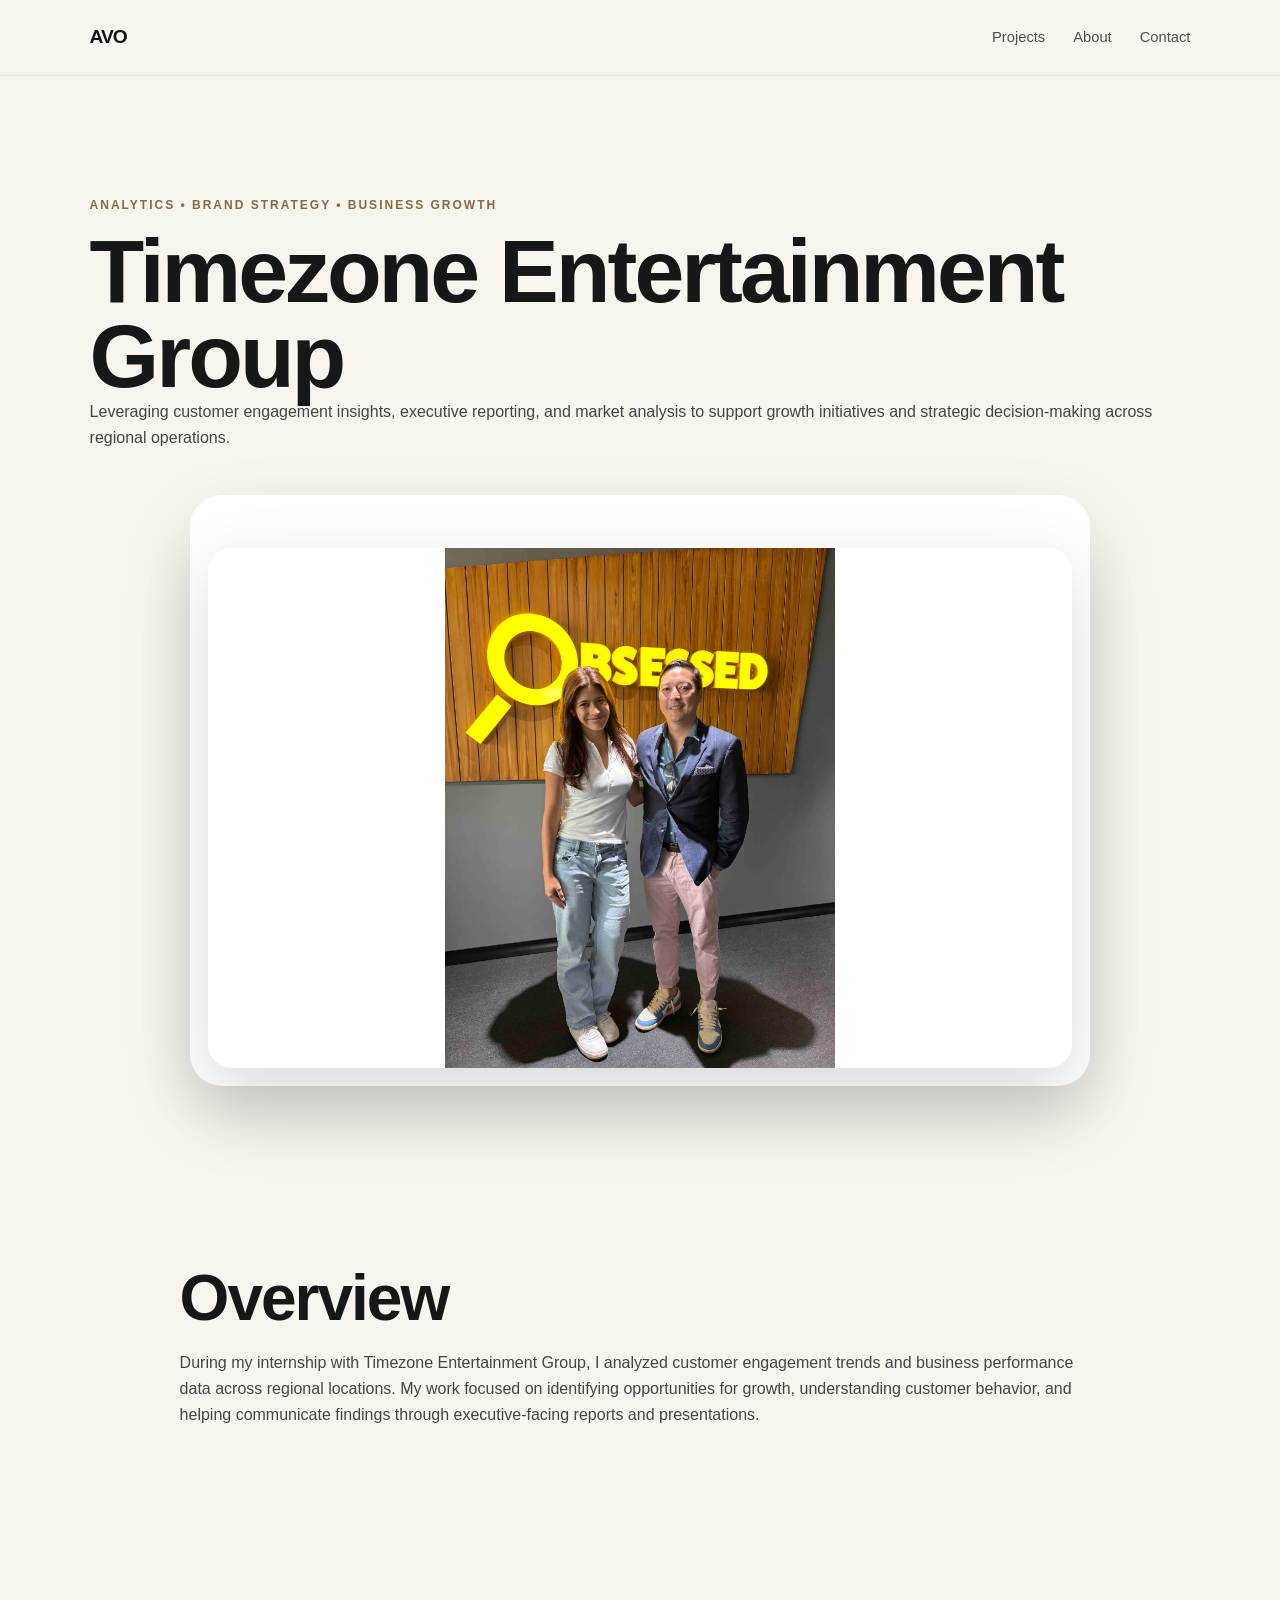
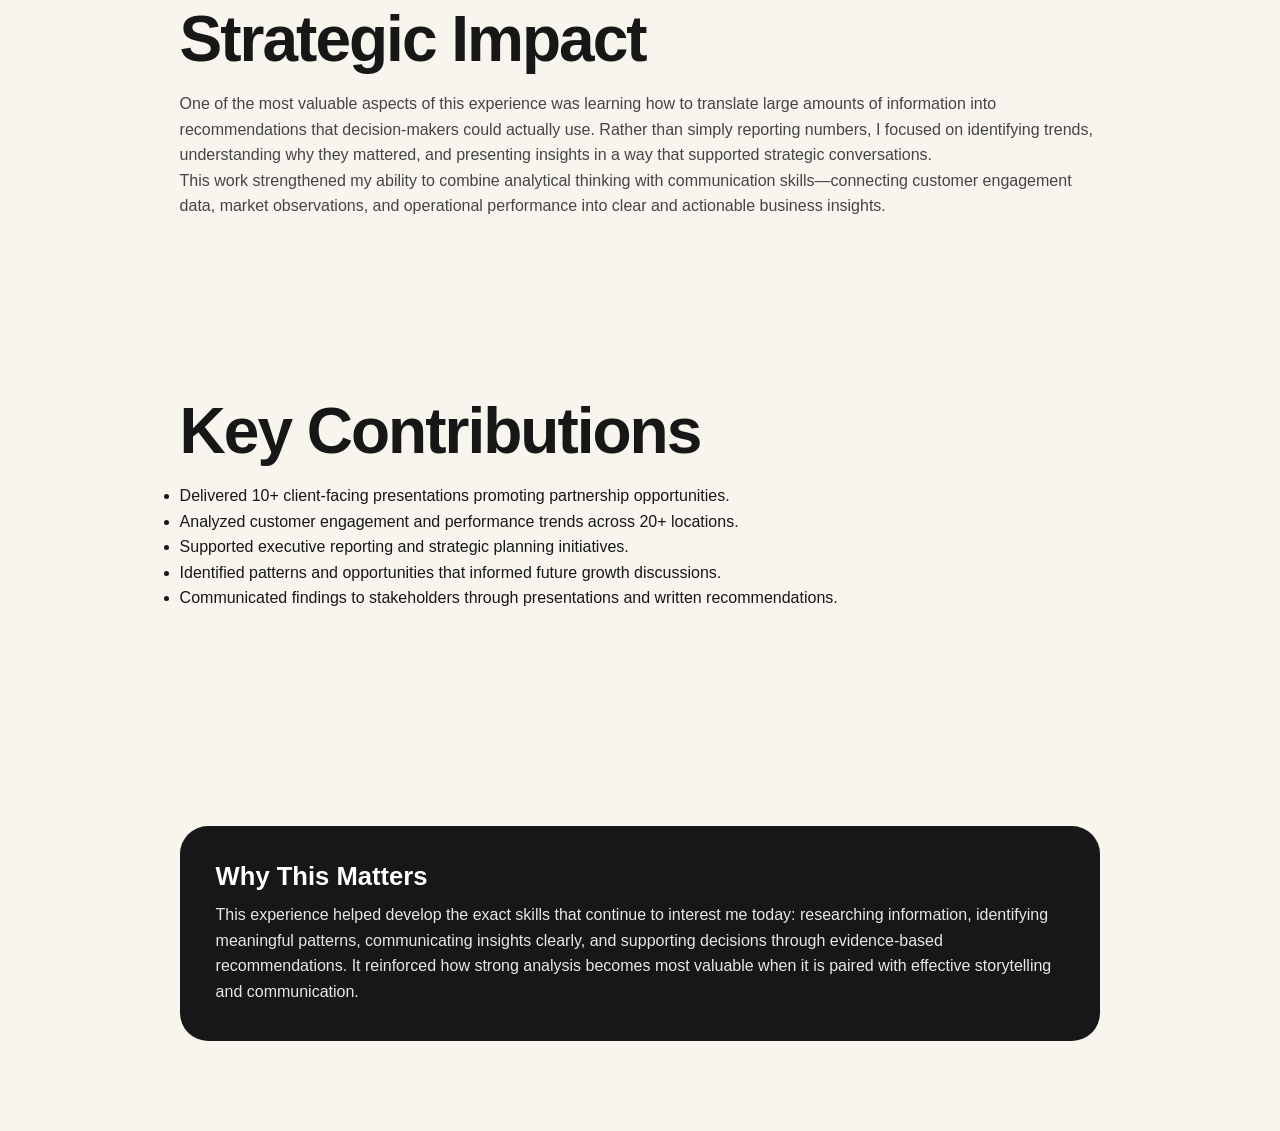
<file: projects/timezone-brand-strategy.html>
<!DOCTYPE html>
<html lang="en">
<head>
  <meta charset="UTF-8" />
  <meta name="viewport" content="width=device-width, initial-scale=1.0" />

  <title>Timezone Brand Strategy | Ariana Van Ormer</title>

  <link rel="stylesheet" href="../css/style.css" />
  <link rel="stylesheet" href="../css/projects.css" />
  <link rel="stylesheet" href="../css/animations.css" />

  <style>
    .project-hero {
      padding-top: 120px;
    }

    .project-hero h1 {
      font-size: clamp(3rem, 7vw, 6rem);
      line-height: 0.95;
      letter-spacing: -3px;
      max-width: 1100px;
    }

    .timezone-image-wrapper {
      width: 100%;
      max-width: 900px;
      margin: 45px auto 0;
      background: white;
      border-radius: 32px;
      padding: 18px;
      box-shadow: 0 28px 70px rgba(0, 0, 0, 0.14);
    }

    .project-hero img.timezone-cover {
      width: 100% !important;
      height: auto !important;
      object-fit: contain !important;
      display: block !important;
      border-radius: 24px !important;
    }
  </style>
</head>

<body>

  <nav class="nav">
    <a href="../index.html" class="logo">AVO</a>

    <div class="nav-links">
      <a href="../projects.html">Projects</a>
      <a href="../about.html">About</a>
      <a href="../contact.html">Contact</a>
    </div>
  </nav>

  <section class="project-hero reveal">

    <p class="eyebrow">
      Analytics • Brand Strategy • Business Growth
    </p>

    <h1>
      Timezone Entertainment Group
    </h1>

    <p>
      Leveraging customer engagement insights, executive reporting, and market analysis to support growth initiatives and strategic decision-making across regional operations.
    </p>

    <div class="timezone-image-wrapper">
      <img
        class="timezone-cover"
        src="../assets/images/timezone/timezone-cover.JPG"
        alt="Timezone Brand Strategy Project" />
    </div>

  </section>

  <section class="case-section reveal">

    <h2>
      Overview
    </h2>

    <p>
      During my internship with Timezone Entertainment Group, I analyzed customer engagement trends and business performance data across regional locations. My work focused on identifying opportunities for growth, understanding customer behavior, and helping communicate findings through executive-facing reports and presentations.
    </p>

  </section>

  <section class="case-section reveal">

    <h2>
      Strategic Impact
    </h2>

    <p>
      One of the most valuable aspects of this experience was learning how to translate large amounts of information into recommendations that decision-makers could actually use. Rather than simply reporting numbers, I focused on identifying trends, understanding why they mattered, and presenting insights in a way that supported strategic conversations.
    </p>

    <p>
      This work strengthened my ability to combine analytical thinking with communication skills—connecting customer engagement data, market observations, and operational performance into clear and actionable business insights.
    </p>

  </section>

  <section class="case-section reveal">

    <h2>
      Key Contributions
    </h2>

    <ul>
      <li>Delivered 10+ client-facing presentations promoting partnership opportunities.</li>
      <li>Analyzed customer engagement and performance trends across 20+ locations.</li>
      <li>Supported executive reporting and strategic planning initiatives.</li>
      <li>Identified patterns and opportunities that informed future growth discussions.</li>
      <li>Communicated findings to stakeholders through presentations and written recommendations.</li>
    </ul>

  </section>

  <section class="case-section reveal">

    <div class="insight-card">

      <h3>
        Why This Matters
      </h3>

      <p>
        This experience helped develop the exact skills that continue to interest me today: researching information, identifying meaningful patterns, communicating insights clearly, and supporting decisions through evidence-based recommendations. It reinforced how strong analysis becomes most valuable when it is paired with effective storytelling and communication.
      </p>

    </div>

  </section>

  <script src="../js/main.js"></script>
  <script src="../js/navigation.js"></script>
  <script src="../js/animations.js"></script>

</body>
</html>
</file>
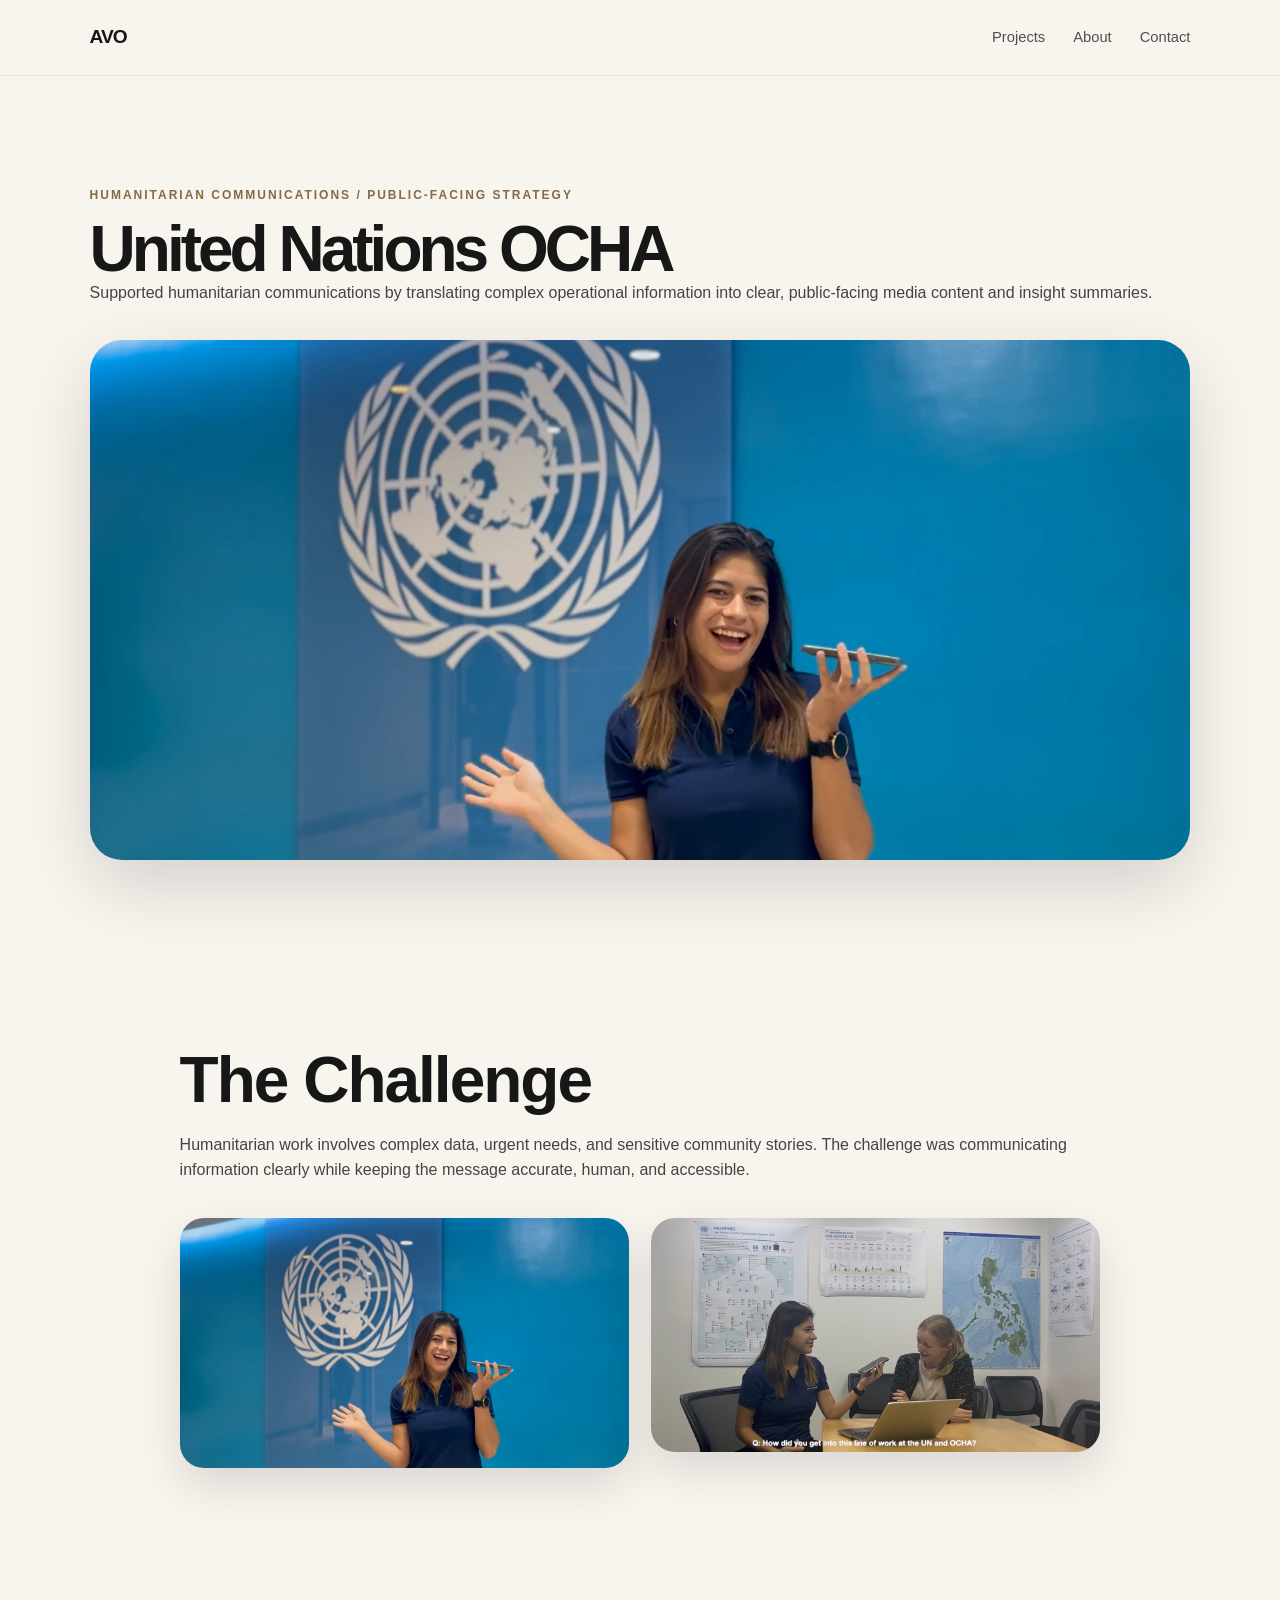
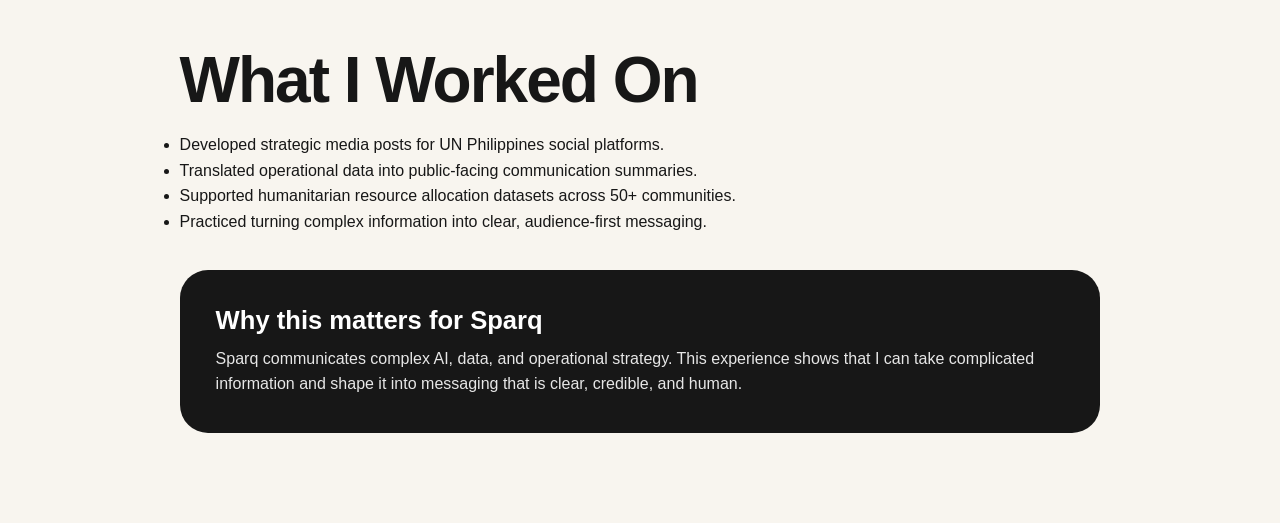
<file: projects/un-ocha.html>
<!DOCTYPE html>
<html lang="en">
<head>
  <meta charset="UTF-8" />
  <title>UN OCHA | Ariana Van Ormer</title>
  <link rel="stylesheet" href="../css/style.css" />
  <link rel="stylesheet" href="../css/projects.css" />
</head>
<body>
  <nav class="nav">
    <a href="../index.html" class="logo">AVO</a>
    <div class="nav-links">
      <a href="../projects.html">Projects</a>
      <a href="../about.html">About</a>
      <a href="../contact.html">Contact</a>
    </div>
  </nav>

  <section class="project-hero">
    <p class="eyebrow">Humanitarian Communications / Public-Facing Strategy</p>
    <h1>United Nations OCHA</h1>
    <p>
      Supported humanitarian communications by translating complex operational information into clear,
      public-facing media content and insight summaries.
    </p>
    <img src="../assets/images/service-benefit/UN-interviewphoto.png" alt="UN OCHA media work" />
  </section>

  <section class="case-section">
    <h2>The Challenge</h2>
    <p>
      Humanitarian work involves complex data, urgent needs, and sensitive community stories. The challenge was
      communicating information clearly while keeping the message accurate, human, and accessible.
    </p>

    <div class="visual-grid">
      <img src="../assets/images/service-benefit/UN-interviewphoto.png" alt="UN interview photo" />
      <img src="../assets/images/service-benefit/UN-interviewclipphoto.png" alt="UN interview clip" />
    </div>
  </section>

  <section class="case-section">
    <h2>What I Worked On</h2>
    <ul>
      <li>Developed strategic media posts for UN Philippines social platforms.</li>
      <li>Translated operational data into public-facing communication summaries.</li>
      <li>Supported humanitarian resource allocation datasets across 50+ communities.</li>
      <li>Practiced turning complex information into clear, audience-first messaging.</li>
    </ul>

    <div class="insight-card">
      <h3>Why this matters for Sparq</h3>
      <p>
        Sparq communicates complex AI, data, and operational strategy. This experience shows that I can take
        complicated information and shape it into messaging that is clear, credible, and human.
      </p>
    </div>
  </section>
</body>
</html>
</file>
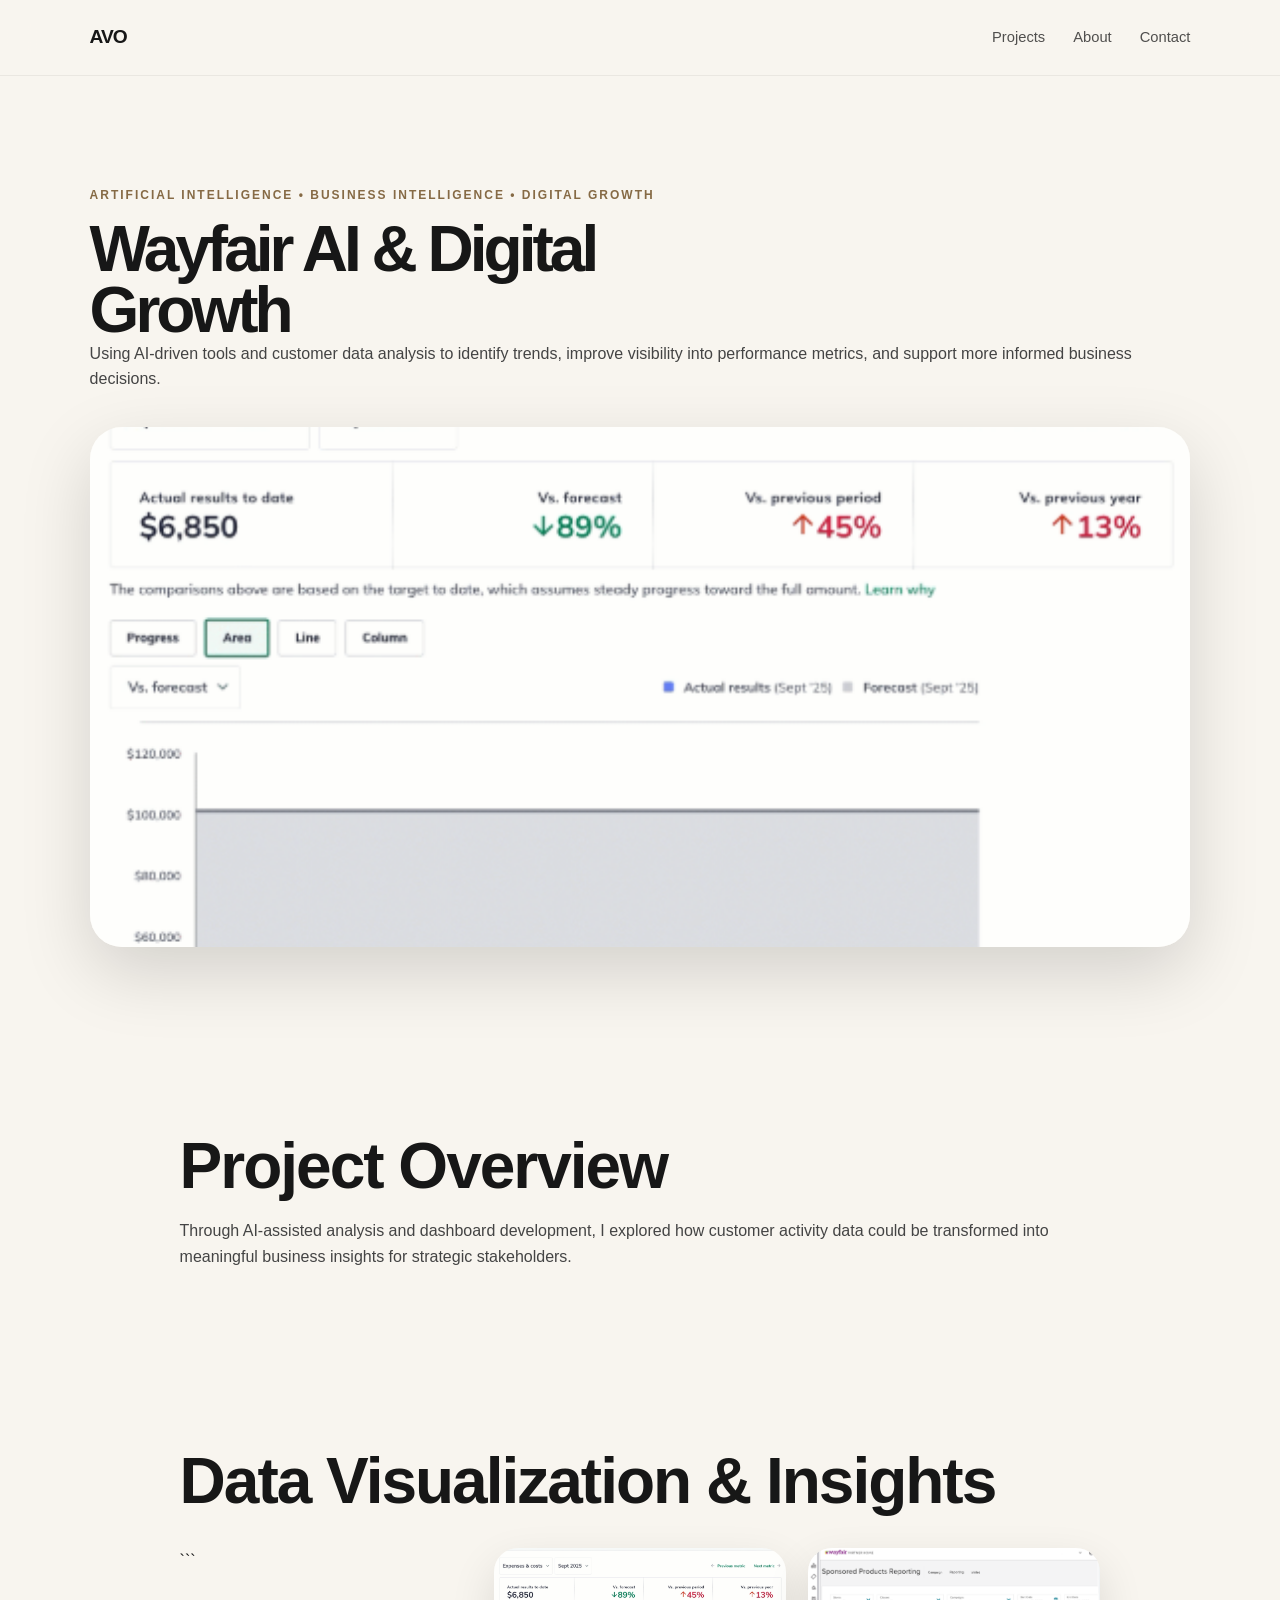
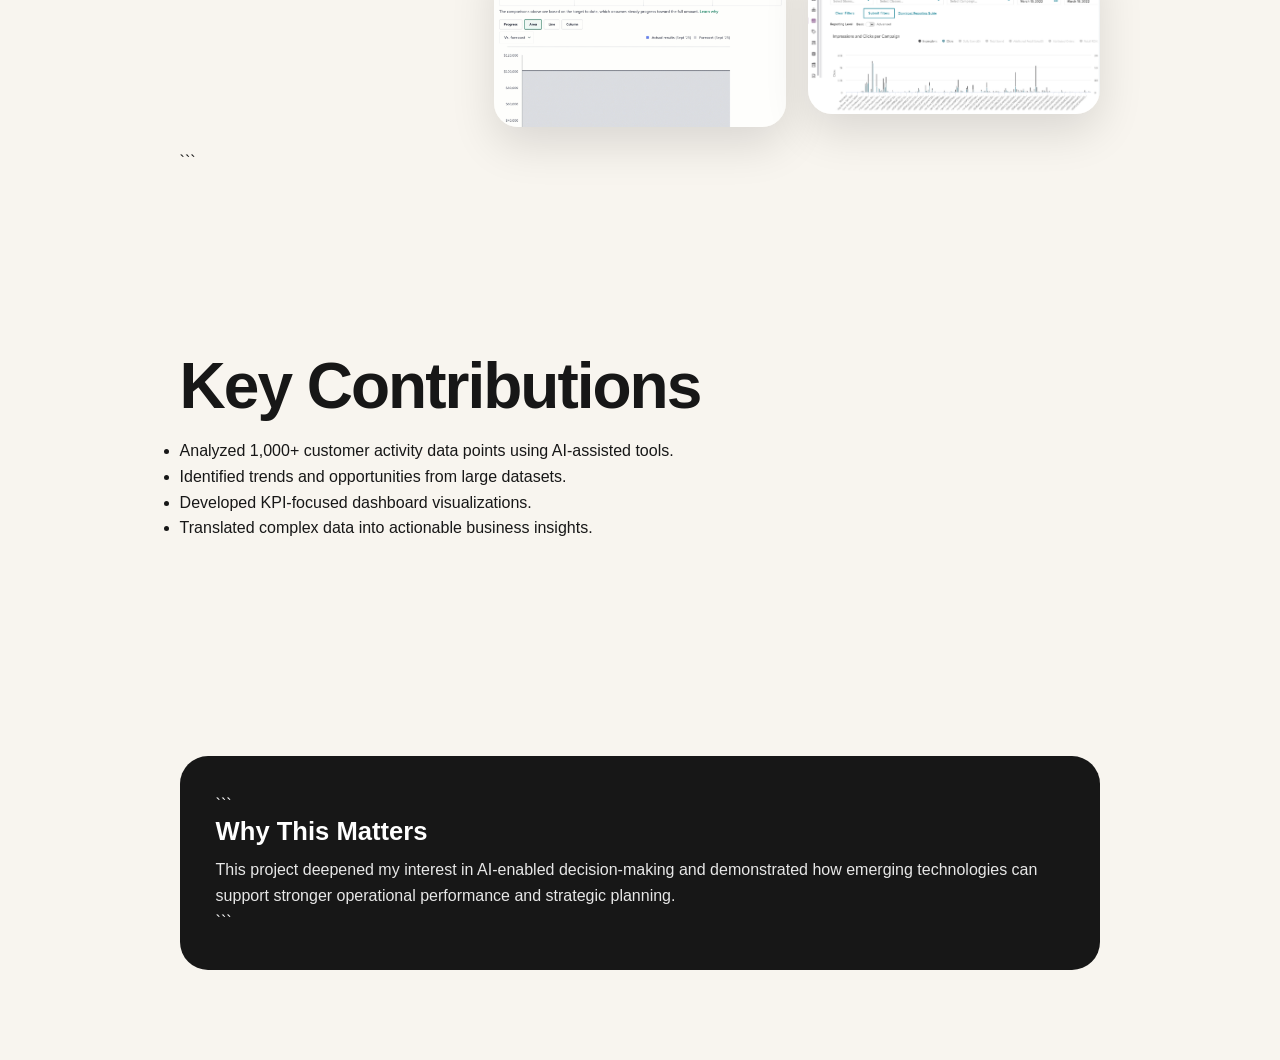
<file: projects/wayfair-ai-growth.html>
<!DOCTYPE html>

<html lang="en">
<head>
  <meta charset="UTF-8" />
  <title>Wayfair AI Growth | Ariana Van Ormer</title>

  <link rel="stylesheet" href="../css/style.css" />
  <link rel="stylesheet" href="../css/projects.css" />
  <link rel="stylesheet" href="../css/animations.css" />
</head>

<body>

<nav class="nav">
  <a href="../index.html" class="logo">AVO</a>

  <div class="nav-links">
    <a href="../projects.html">Projects</a>
    <a href="../about.html">About</a>
    <a href="../contact.html">Contact</a>
  </div>
</nav>

<section class="project-hero reveal">

  <p class="eyebrow">
    Artificial Intelligence • Business Intelligence • Digital Growth
  </p>

  <h1>
    Wayfair AI & Digital Growth
  </h1>

  <p>
    Using AI-driven tools and customer data analysis to identify trends, improve visibility into performance metrics, and support more informed business decisions.
  </p>

<img
 src="../assets/images/wayfair/dashboard-projections.png"
 alt="Wayfair Dashboard Projections" />

</section>

<section class="case-section reveal">

  <h2>
    Project Overview
  </h2>

  <p>
    Through AI-assisted analysis and dashboard development, I explored how customer activity data could be transformed into meaningful business insights for strategic stakeholders.
  </p>

</section>

<section class="case-section reveal">

  <h2>
    Data Visualization & Insights
  </h2>

  <div class="visual-grid">

```
<img
  src="../assets/images/wayfair/dashboard-projections.png"
  alt="Dashboard Projections" />

<img
  src="../assets/images/wayfair/market-insight-statistics.png"
  alt="Market Insight Statistics" />
```

  </div>

</section>

<section class="case-section reveal">

  <h2>
    Key Contributions
  </h2>

  <ul>
    <li>Analyzed 1,000+ customer activity data points using AI-assisted tools.</li>
    <li>Identified trends and opportunities from large datasets.</li>
    <li>Developed KPI-focused dashboard visualizations.</li>
    <li>Translated complex data into actionable business insights.</li>
  </ul>

</section>

<section class="case-section reveal">

  <div class="insight-card">

```
<h3>
  Why This Matters
</h3>

<p>
  This project deepened my interest in AI-enabled decision-making and demonstrated how emerging technologies can support stronger operational performance and strategic planning.
</p>
```

  </div>

</section>

<script src="../js/main.js"></script>

<script src="../js/navigation.js"></script>

<script src="../js/animations.js"></script>

</body>
</html>
</file>
<file: css/style.css>
* {
  margin: 0;
  padding: 0;
  box-sizing: border-box;
}

body {
  font-family: Inter, Arial, sans-serif;
  background: #f8f5ef;
  color: #171717;
  line-height: 1.6;
}

a {
  color: inherit;
  text-decoration: none;
}

.nav {
  position: sticky;
  top: 0;
  z-index: 100;
  padding: 22px 7%;
  display: flex;
  justify-content: space-between;
  align-items: center;
  background: rgba(248, 245, 239, 0.85);
  backdrop-filter: blur(18px);
  border-bottom: 1px solid rgba(0,0,0,0.06);
}

.logo {
  font-weight: 800;
  letter-spacing: -1px;
  font-size: 1.2rem;
}

.nav-links {
  display: flex;
  gap: 28px;
}

.nav-links a {
  font-size: 0.92rem;
  opacity: 0.75;
  transition: 0.3s;
}

.nav-links a:hover {
  opacity: 1;
}

section {
  padding: 90px 7%;
}

.eyebrow {
  text-transform: uppercase;
  letter-spacing: 2px;
  font-size: 0.75rem;
  color: #866a45;
  font-weight: 700;
  margin-bottom: 14px;
}

h1 {
  font-size: clamp(3rem, 5vw, 5.5rem);
  line-height: 0.95;
  letter-spacing: -4px;
  max-width: 700px;
}

h2 {
  font-size: clamp(2.2rem, 5vw, 4.5rem);
  line-height: 1;
  letter-spacing: -2px;
  margin-bottom: 20px;
}

h3 {
  font-size: 1.6rem;
  line-height: 1.1;
  margin-bottom: 12px;
}

p {
  color: #444;
}

.btn {
  display: inline-block;
  padding: 14px 22px;
  border-radius: 999px;
  font-weight: 700;
  margin-right: 12px;
  transition: 0.3s;
}

.primary {
  background: #171717;
  color: white;
}

.secondary {
  border: 1px solid #171717;
}

.btn:hover {
  transform: translateY(-3px);
}

.youtube-frame,
.video-box {
  margin-top: 35px;
  width: 100%;
  aspect-ratio: 16 / 9;
  border-radius: 28px;
  overflow: hidden;
  box-shadow: 0 30px 80px rgba(0,0,0,0.18);
  background: #111;
}

.youtube-frame iframe,
.video-box video {
  width: 100%;
  height: 100%;
}

.project-grid {
  display: grid;
  grid-template-columns: repeat(auto-fit, minmax(280px, 1fr));
  gap: 24px;
}

.project-card {
  background: white;
  padding: 34px;
  border-radius: 28px;
  min-height: 270px;
  display: flex;
  flex-direction: column;
  justify-content: space-between;
  transition: 0.35s;
  border: 1px solid rgba(0,0,0,0.05);
}

.project-card:hover {
  transform: translateY(-8px);
  box-shadow: 0 30px 60px rgba(0,0,0,0.12);
}

.project-card span {
  color: #9b7d52;
  font-weight: 800;
}

.page-header {
  padding-top: 120px;
  max-width: 1000px;
}

.case-section {
  max-width: 1100px;
  margin: auto;
}

.visual-grid {
  display: grid;
  grid-template-columns: repeat(auto-fit, minmax(260px, 1fr));
  gap: 22px;
  margin-top: 35px;
}

.visual-grid img {
  width: 100%;
  border-radius: 24px;
  box-shadow: 0 18px 45px rgba(0,0,0,0.12);
}

.insight-card {
  background: #171717;
  color: white;
  padding: 36px;
  border-radius: 28px;
  margin-top: 35px;
}

.insight-card p {
  color: #e7e7e7;
}

@media (max-width: 760px) {
  .nav-links {
    gap: 14px;
  }

  section {
    padding: 65px 6%;
  }
}
</file>
<file: css/homepage.css>
.home-page {
  width: 100%;
}

.clean-hero {
  min-height: 78vh;
  padding: 90px 7% 70px;
  display: grid;
  grid-template-columns: 1.1fr 0.9fr;
  gap: 60px;
  align-items: center;
}

.clean-hero-text {
  max-width: 720px;
}

.clean-hero-text h1 {
  font-size: clamp(2.7rem, 5vw, 5.2rem);
  line-height: 1;
  letter-spacing: -2.5px;
  margin-bottom: 24px;
}

.clean-subtext {
  font-size: 1.08rem;
  max-width: 620px;
  margin-bottom: 28px;
  color: #444;
}

.clean-hero-photo {
  display: flex;
  justify-content: center;
  align-items: center;
}

.clean-hero-photo img {
  width: 100%;
  max-width: 380px;
  height: 500px;
  object-fit: cover;
  object-position: center;
  border-radius: 32px;
  box-shadow: 0 28px 70px rgba(0,0,0,0.18);
}

.clean-stats {
  display: flex;
  gap: 34px;
  margin-top: 38px;
  flex-wrap: wrap;
}

.clean-stats h3 {
  font-size: 1.8rem;
  margin-bottom: 3px;
}

.clean-stats p {
  max-width: 135px;
  font-size: 0.82rem;
  line-height: 1.35;
}

.video-feature {
  background: #171717;
  color: white;
  padding: 90px 7%;
}

.video-feature h2 {
  color: white;
  font-size: clamp(2.2rem, 4vw, 4rem);
}

.video-feature p {
  max-width: 720px;
  color: #ddd;
}

.home-section {
  padding: 90px 7% 30px;
}

.home-section h2 {
  font-size: clamp(2.2rem, 4vw, 4rem);
}

.section-intro {
  max-width: 720px;
}

@media (max-width: 900px) {
  .clean-hero {
    grid-template-columns: 1fr;
    padding-top: 70px;
  }

  .clean-hero-photo {
    justify-content: flex-start;
  }

  .clean-hero-photo img {
    max-width: 320px;
    height: 420px;
  }
}

@media (max-width: 600px) {
  .clean-hero-text h1 {
    font-size: 2.6rem;
    letter-spacing: -1.5px;
  }

  .clean-hero-photo img {
    max-width: 100%;
    height: 390px;
  }
}
</file>
<file: css/animations.css>
.fade-up {
  opacity: 0;
  transform: translateY(30px);
  animation: fadeUp 0.9s ease forwards;
}

.delay {
  animation-delay: 0.25s;
}

@keyframes fadeUp {
  to {
    opacity: 1;
    transform: translateY(0);
  }
}

.reveal {
  opacity: 0;
  transform: translateY(50px);
  transition: all 1s ease;
}

.reveal-left {
  opacity: 0;
  transform: translateX(-60px);
  transition: all 1s ease;
}

.reveal-right {
  opacity: 0;
  transform: translateX(60px);
  transition: all 1s ease;
}

.show,
.show.reveal-left,
.show.reveal-right {
  opacity: 1;
  transform: translate(0);
}
</file>
<file: css/projects.css>
.project-hero {
  padding-top: 110px;
}

.project-hero img {
  width: 100%;
  max-height: 520px;
  object-fit: cover;
  border-radius: 32px;
  margin-top: 35px;
  box-shadow: 0 25px 70px rgba(0,0,0,0.15);
}

.project-layout {
  display: grid;
  grid-template-columns: 0.8fr 1.2fr;
  gap: 60px;
  align-items: start;
}

.project-meta {
  background: white;
  padding: 28px;
  border-radius: 24px;
  position: sticky;
  top: 110px;
}

.project-meta p {
  margin-bottom: 16px;
}

.project-body h2 {
  margin-top: 50px;
}

.project-body ul {
  margin: 18px 0 30px 20px;
  color: #444;
}

@media (max-width: 900px) {
  .project-layout {
    grid-template-columns: 1fr;
  }

  .project-meta {
    position: static;
  }
}
</file>
